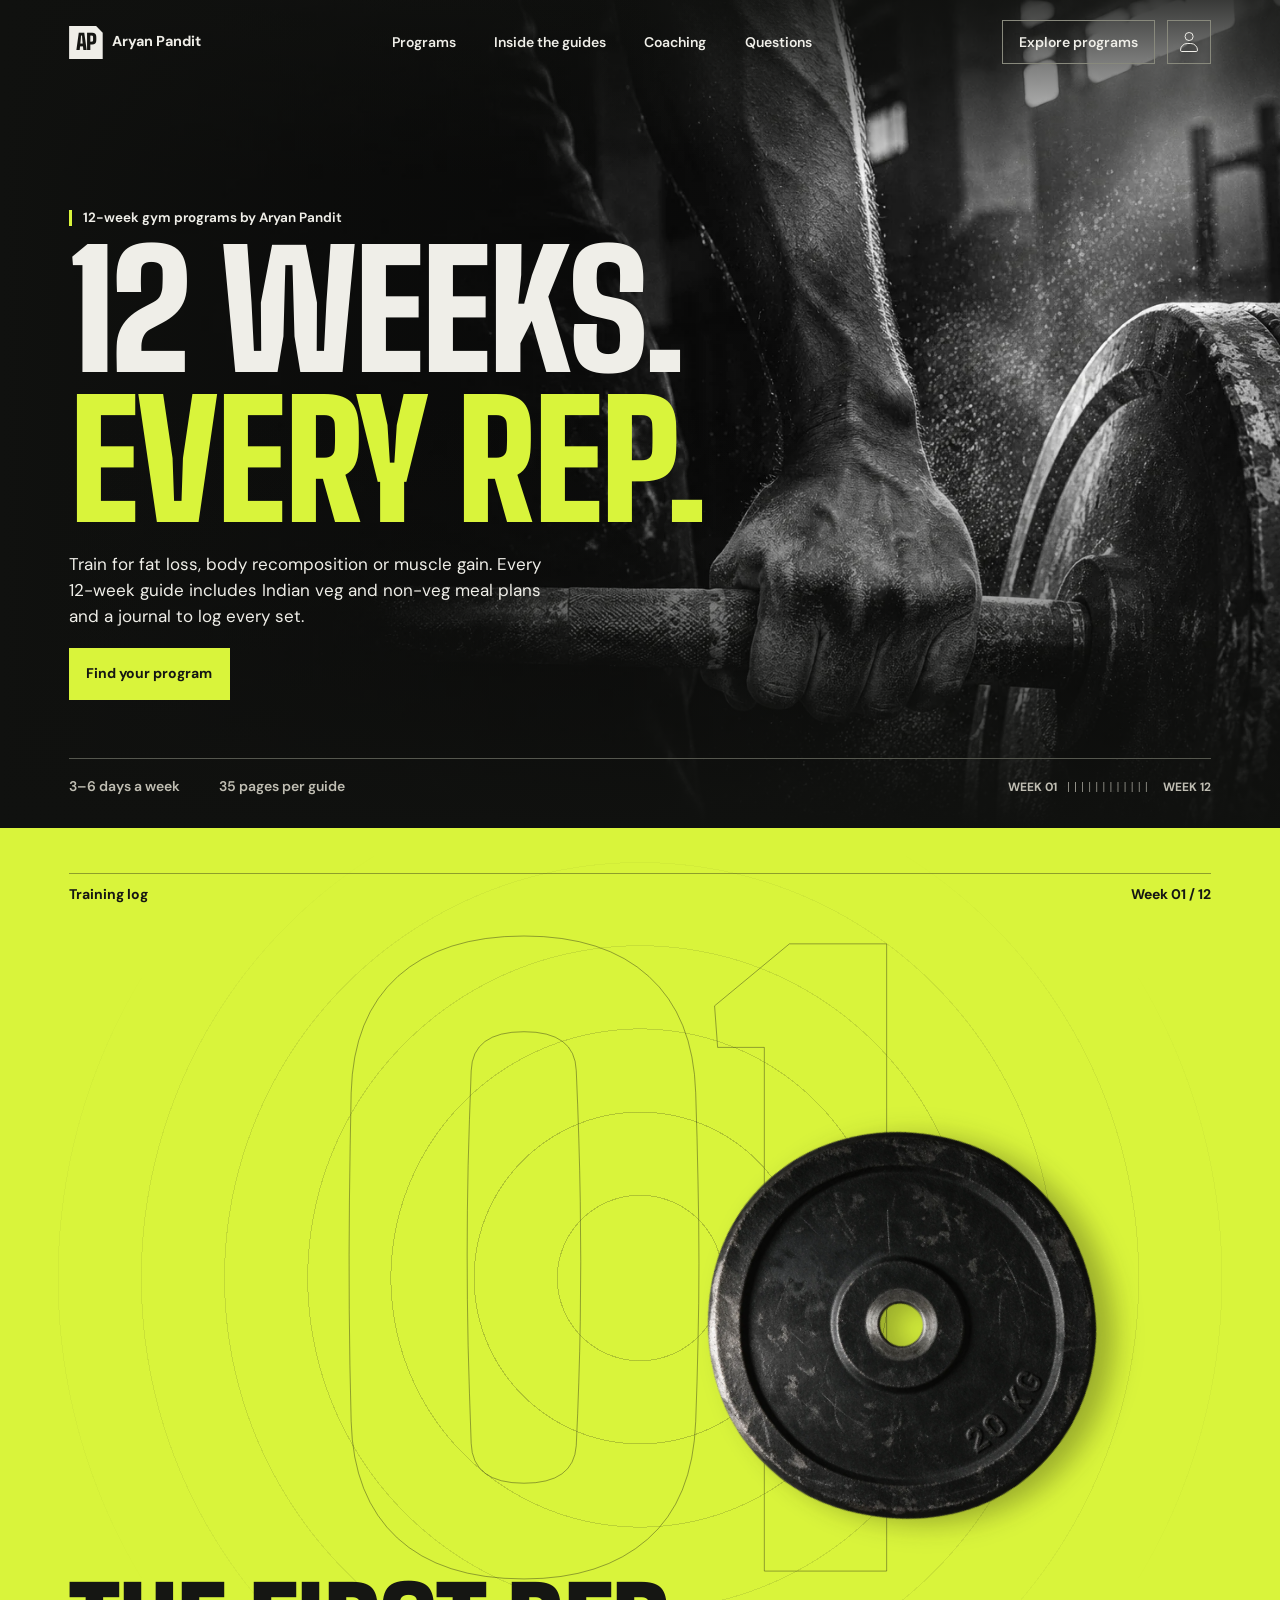
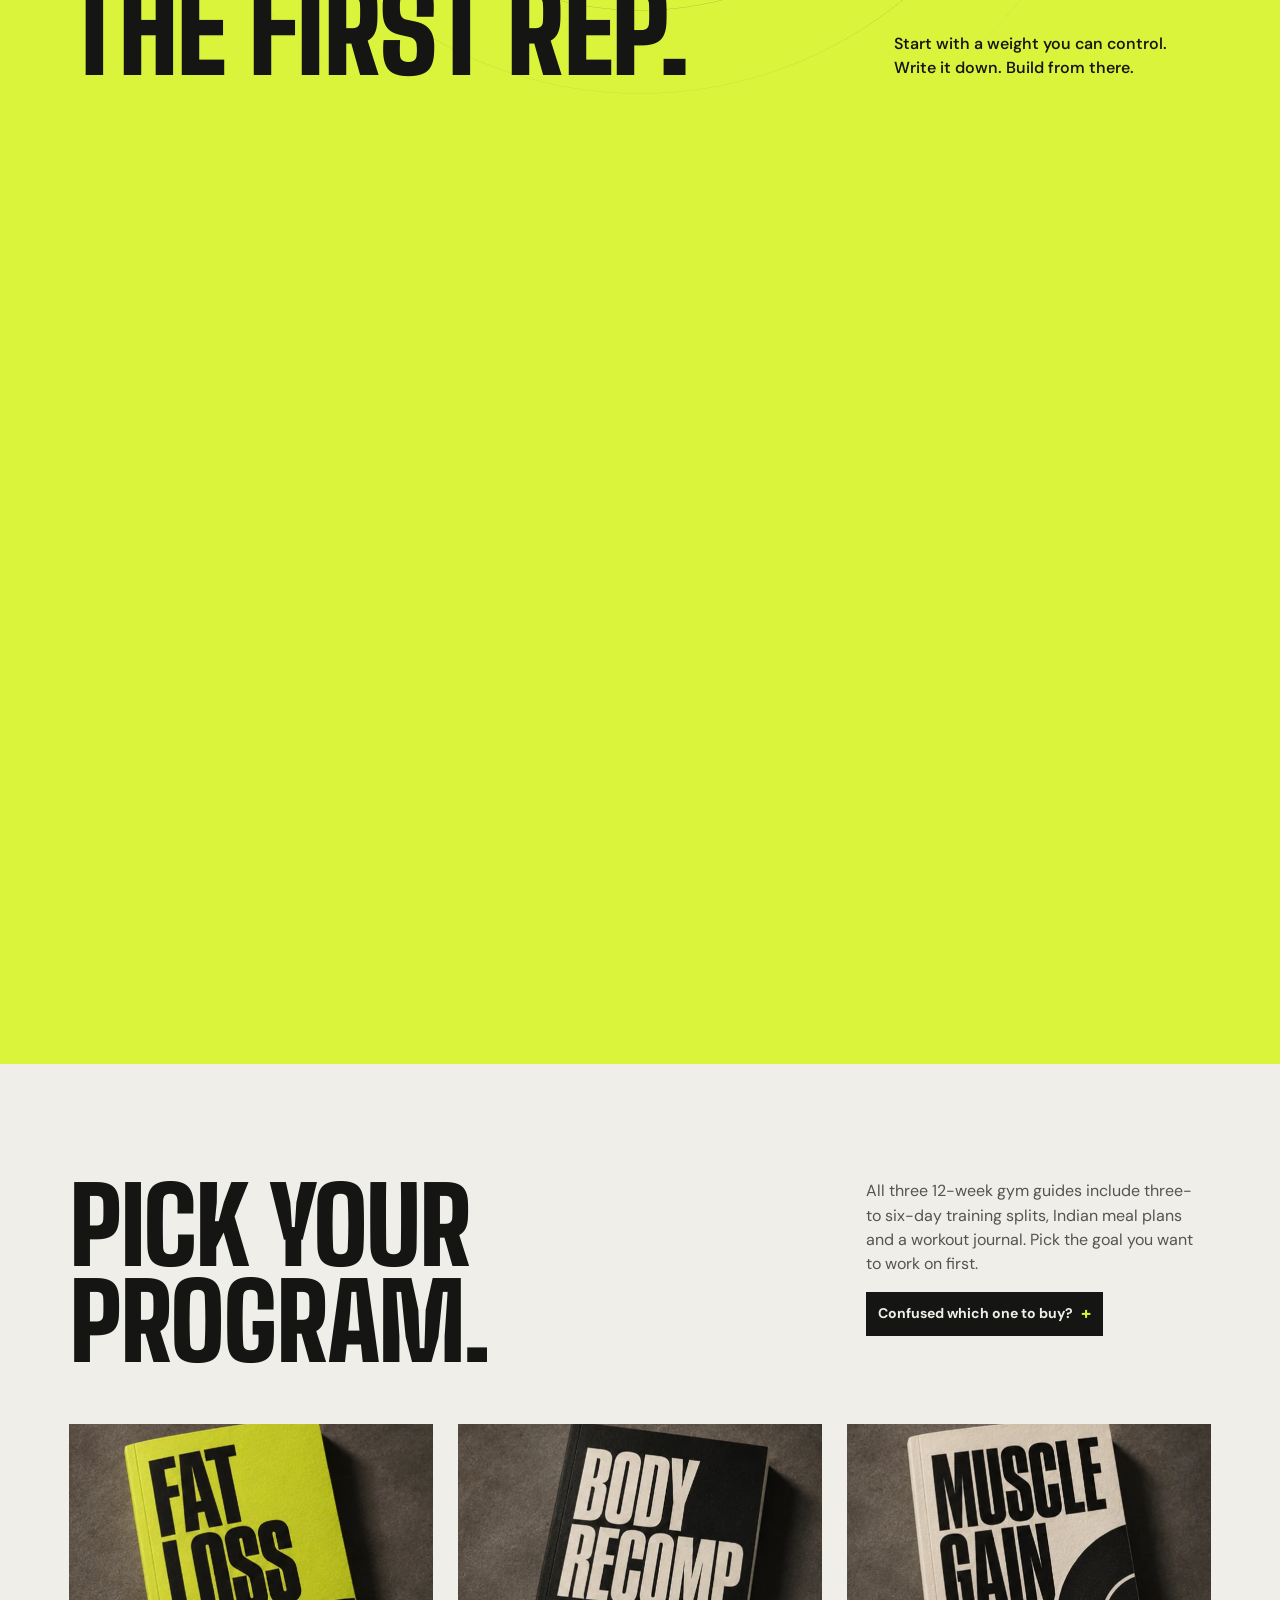
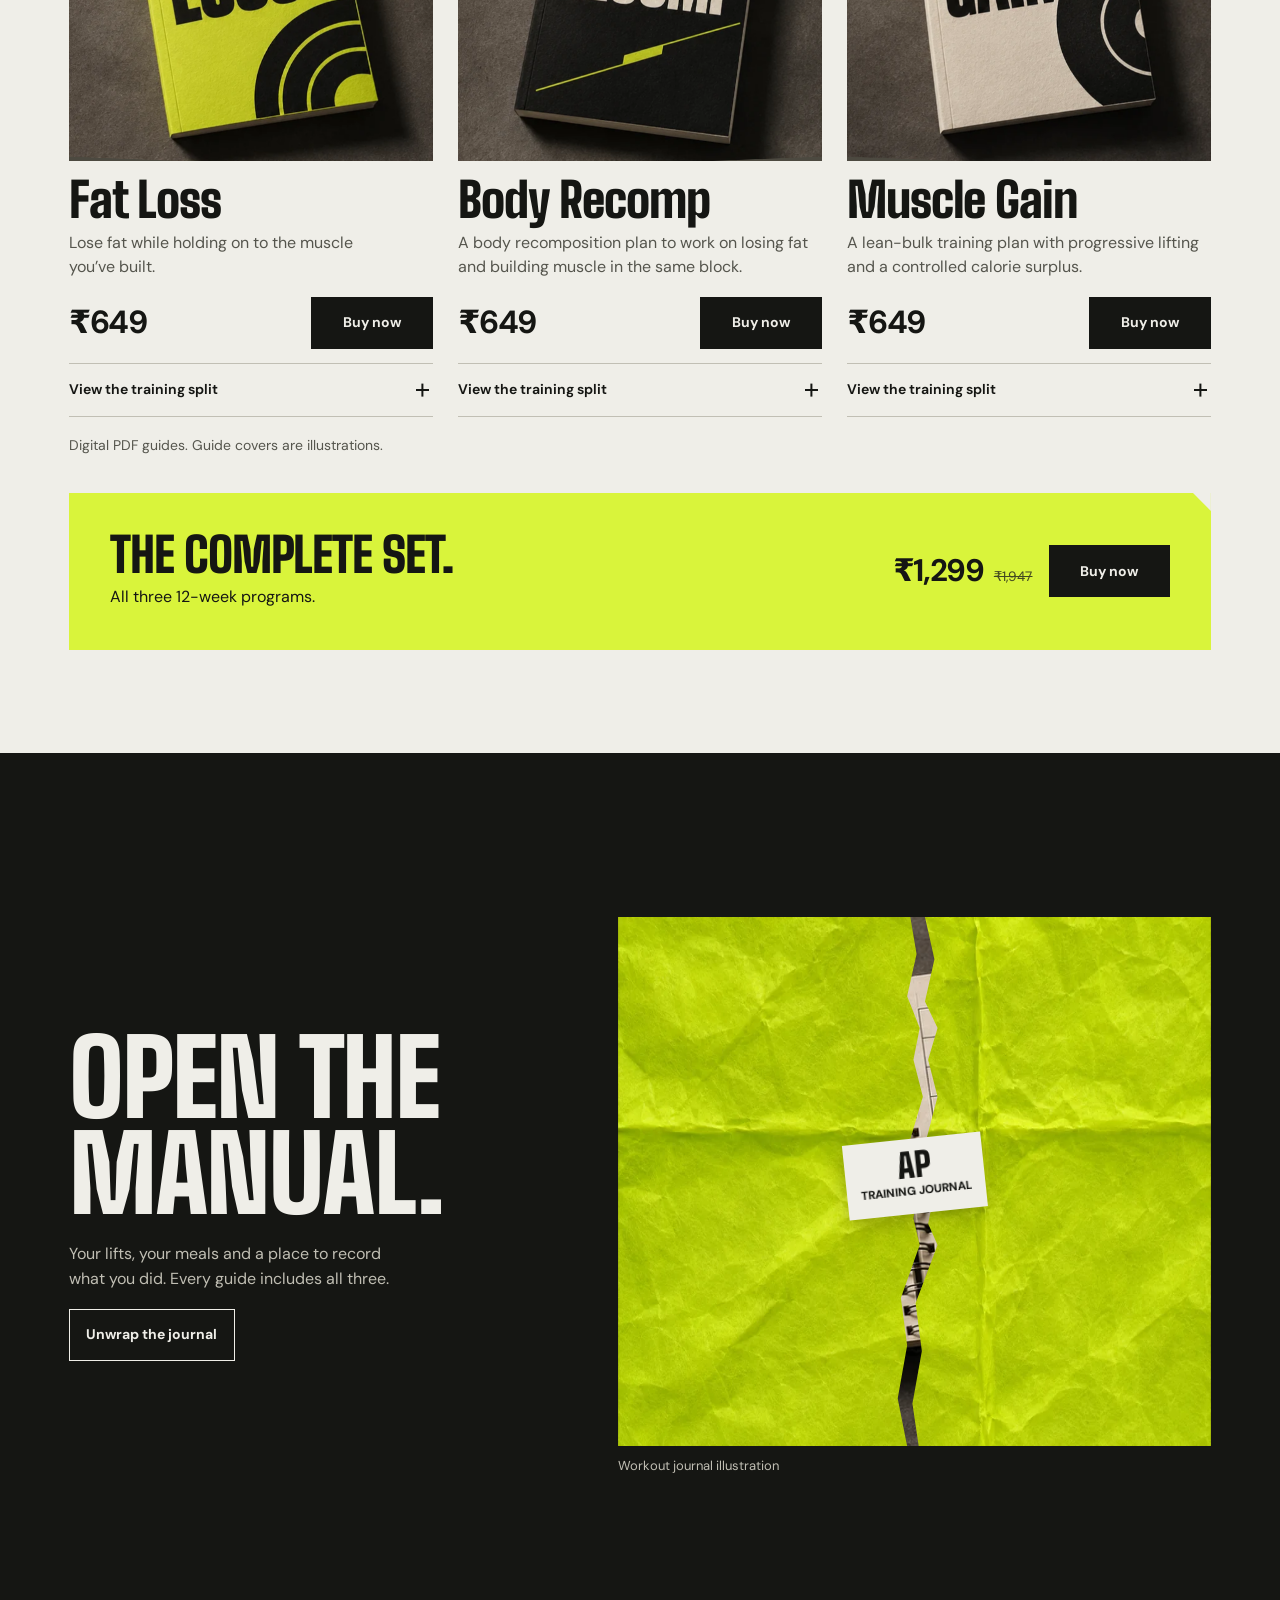
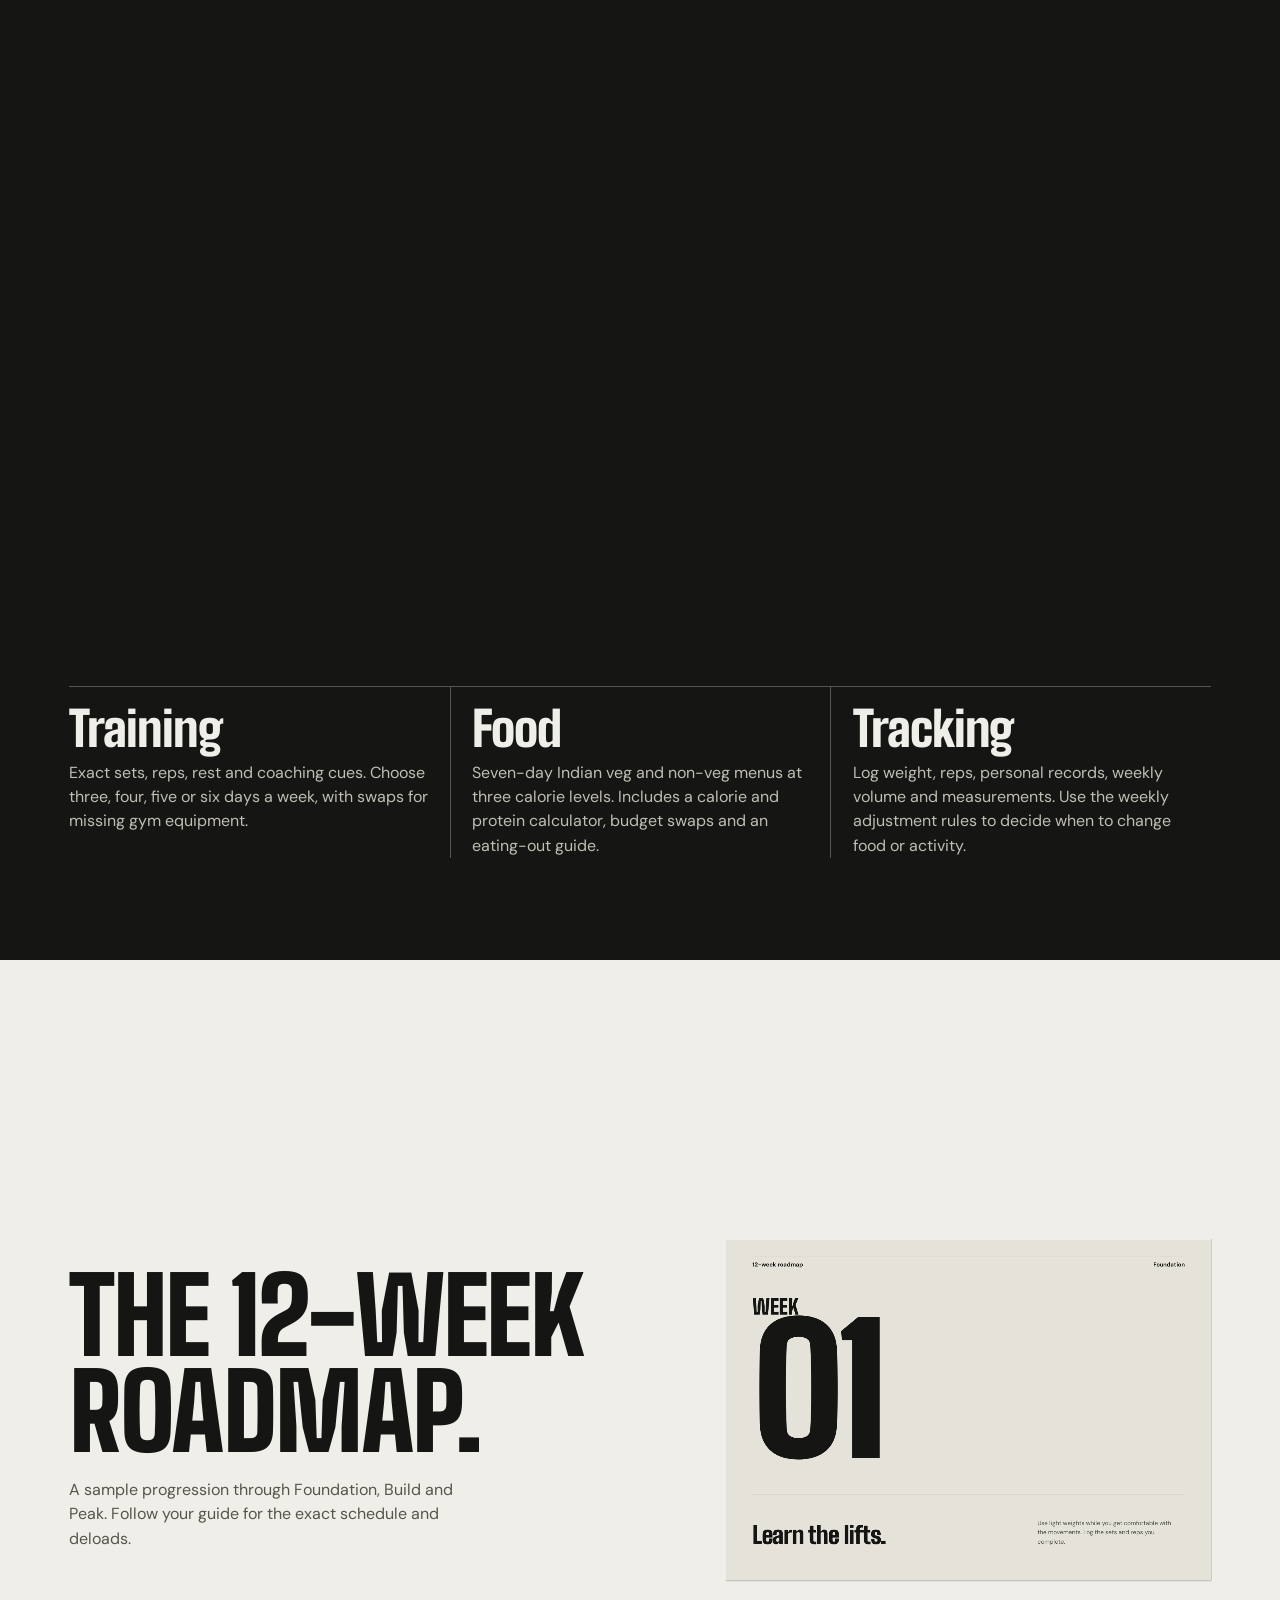
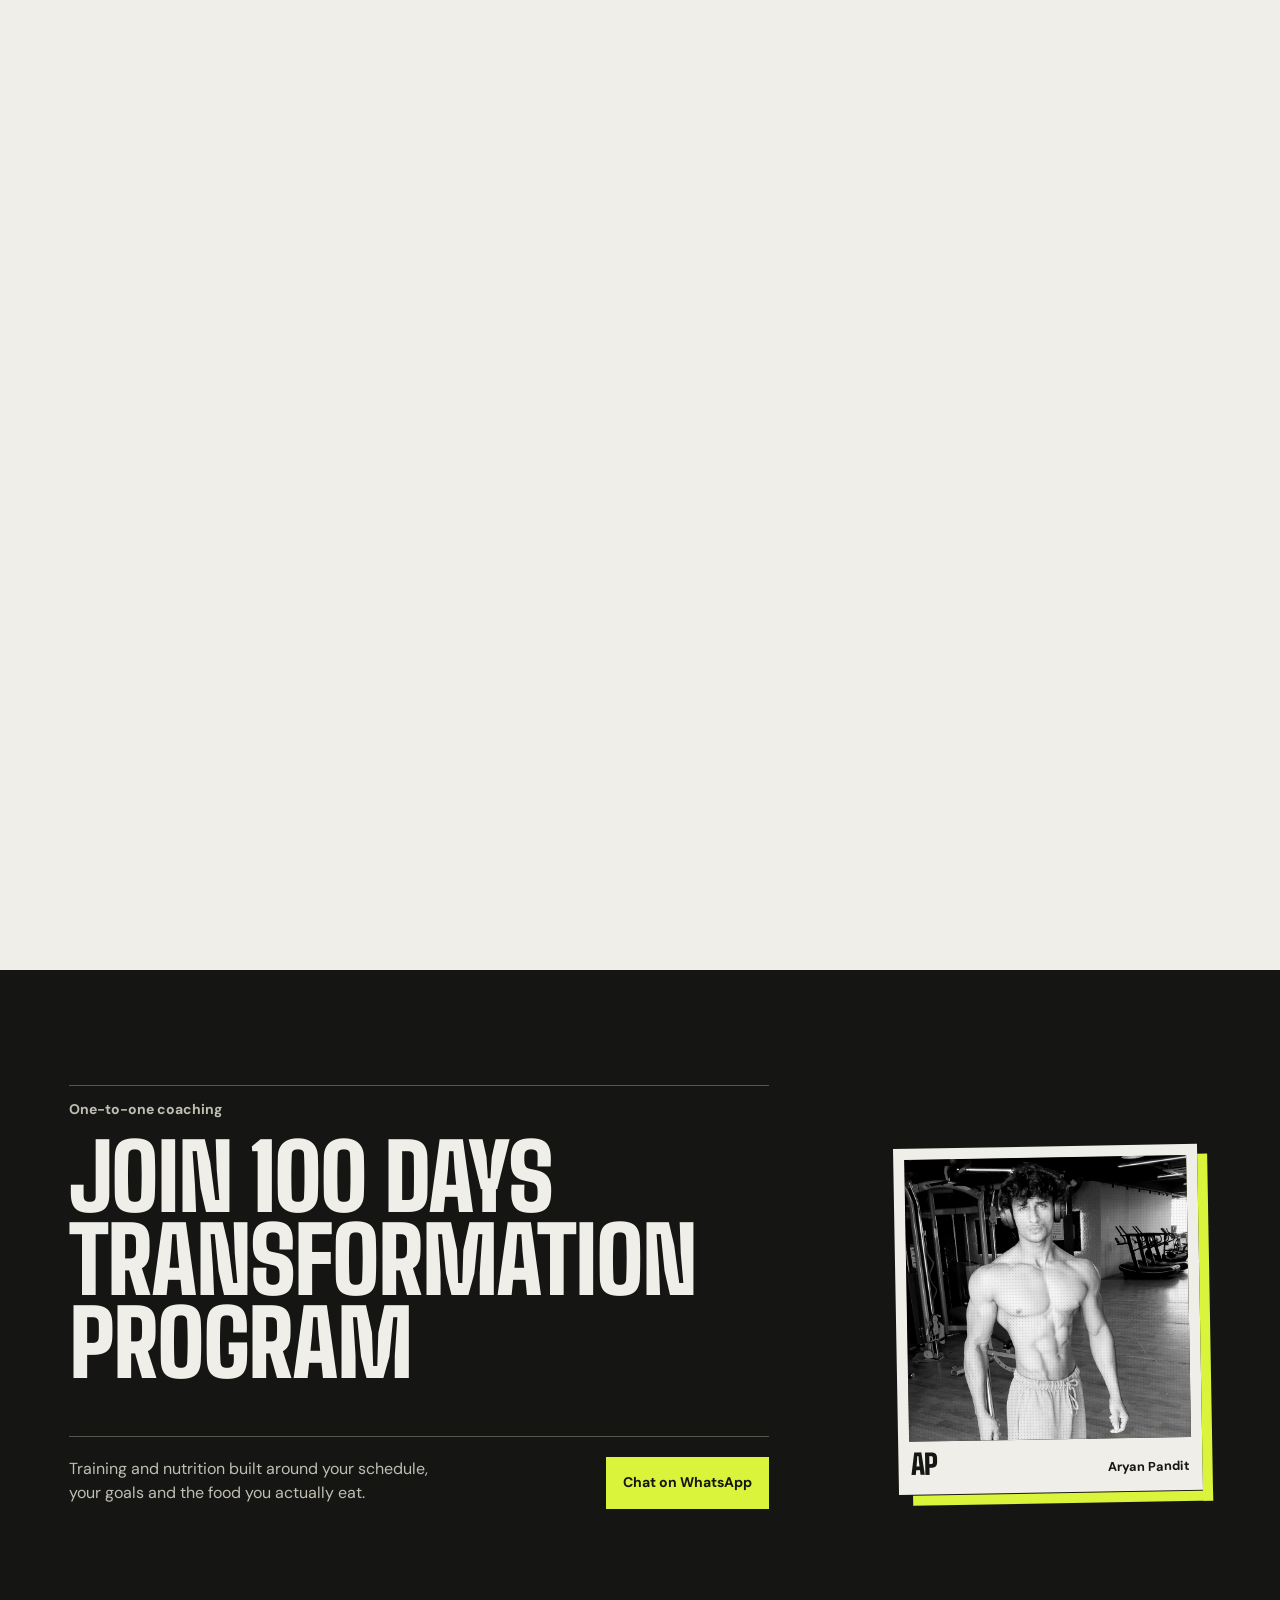
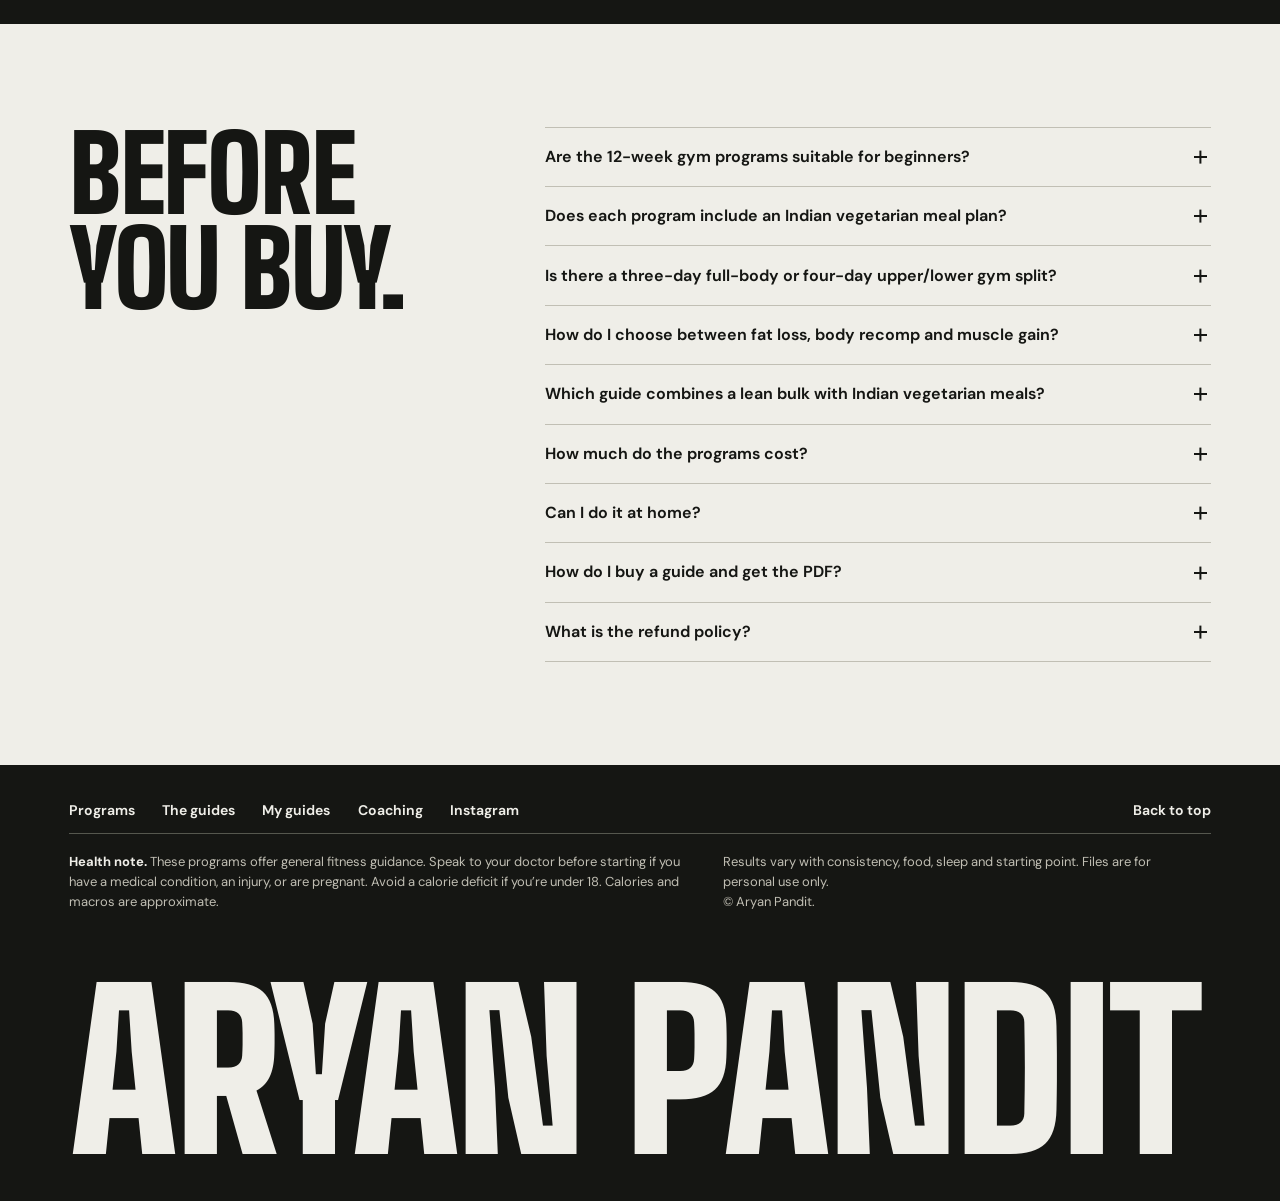
<file: index.html>
<!doctype html>
<html lang="en-IN">
<head>
  <meta charset="utf-8">
  <meta name="viewport" content="width=device-width, initial-scale=1, viewport-fit=cover">
  <meta name="theme-color" content="#151613">
  <title>12-Week Gym Programs & Indian Meal Plans | Aryan Pandit</title>
  <meta name="description" content="Choose a 12-week gym program for fat loss, body recomposition or lean muscle gain. Includes 3–6 day training splits, Indian veg and non-veg meal plans and a workout journal.">
  <meta name="robots" content="index, follow, max-image-preview:large">
  <link rel="canonical" href="https://fitness-website-zeta-red.vercel.app/">
  <meta property="og:type" content="website">
  <meta property="og:site_name" content="Aryan Pandit Training">
  <meta property="og:locale" content="en_IN">
  <meta property="og:url" content="https://fitness-website-zeta-red.vercel.app/">
  <meta property="og:title" content="12-Week Gym Programs & Indian Meal Plans | Aryan Pandit">
  <meta property="og:description" content="Choose a 12-week gym program for fat loss, body recomposition or lean muscle gain. Includes 3–6 day training splits, Indian veg and non-veg meal plans and a workout journal.">
  <meta property="og:image" content="https://fitness-website-zeta-red.vercel.app/assets/imagery/chalk-and-steel.webp">
  <meta property="og:image:width" content="1536">
  <meta property="og:image:height" content="1024">
  <meta property="og:image:alt" content="A lifter gripping a chalk-dusted barbell">
  <meta name="twitter:card" content="summary_large_image">
  <meta name="twitter:title" content="12-Week Gym Programs & Indian Meal Plans | Aryan Pandit">
  <meta name="twitter:description" content="Choose a 12-week gym program for fat loss, body recomposition or lean muscle gain. Includes 3–6 day training splits, Indian veg and non-veg meal plans and a workout journal.">
  <meta name="twitter:image" content="https://fitness-website-zeta-red.vercel.app/assets/imagery/chalk-and-steel.webp">
  <meta name="twitter:image:alt" content="A lifter gripping a chalk-dusted barbell">
  <link rel="icon" type="image/png" href="assets/imagery/favicon.png">
  <link rel="stylesheet" href="assets/site.css">
  <link rel="stylesheet" href="assets/chapters.css">
  <link rel="stylesheet" href="assets/guides.css">
  <script defer src="assets/plan-finder.js"></script>
  <script defer src="assets/vendor/lenis.min.js"></script>
  <script defer src="assets/site.js"></script>
  <script defer src="assets/checkout.js"></script>
  <script type="application/ld+json">
    {
      "@context": "https://schema.org",
      "@graph": [
        {
          "@type": "Person",
          "@id": "https://fitness-website-zeta-red.vercel.app/#aryan-pandit",
          "name": "Aryan Pandit",
          "image": "https://fitness-website-zeta-red.vercel.app/assets/imagery/coach-portrait.webp",
          "sameAs": [
            "https://www.instagram.com/aryanpandit_85/"
          ]
        },
        {
          "@type": "WebSite",
          "@id": "https://fitness-website-zeta-red.vercel.app/#website",
          "url": "https://fitness-website-zeta-red.vercel.app/",
          "name": "Aryan Pandit Training",
          "inLanguage": "en-IN",
          "publisher": {
            "@id": "https://fitness-website-zeta-red.vercel.app/#aryan-pandit"
          }
        },
        {
          "@type": "CollectionPage",
          "@id": "https://fitness-website-zeta-red.vercel.app/#webpage",
          "url": "https://fitness-website-zeta-red.vercel.app/",
          "name": "12-Week Gym Programs & Indian Meal Plans | Aryan Pandit",
          "description": "Choose a 12-week gym program for fat loss, body recomposition or lean muscle gain. Includes 3–6 day training splits, Indian veg and non-veg meal plans and a workout journal.",
          "inLanguage": "en-IN",
          "isPartOf": {
            "@id": "https://fitness-website-zeta-red.vercel.app/#website"
          },
          "author": {
            "@id": "https://fitness-website-zeta-red.vercel.app/#aryan-pandit"
          },
          "mainEntity": {
            "@id": "https://fitness-website-zeta-red.vercel.app/#programs"
          }
        },
        {
          "@type": "ItemList",
          "@id": "https://fitness-website-zeta-red.vercel.app/#programs",
          "name": "12-week training programs",
          "itemListElement": [
            {
              "@type": "ListItem",
              "position": 1,
              "name": "Fat Loss Training Program",
              "url": "https://fitness-website-zeta-red.vercel.app/#fat-loss"
            },
            {
              "@type": "ListItem",
              "position": 2,
              "name": "Body Recomposition Training Program",
              "url": "https://fitness-website-zeta-red.vercel.app/#body-recomp"
            },
            {
              "@type": "ListItem",
              "position": 3,
              "name": "Muscle Gain Training Program",
              "url": "https://fitness-website-zeta-red.vercel.app/#muscle-gain"
            },
            {
              "@type": "ListItem",
              "position": 4,
              "name": "The Complete Set",
              "url": "https://fitness-website-zeta-red.vercel.app/#bundle"
            }
          ]
        }
      ]
    }
  </script>
</head>
<body id="top">
  <a class="skip-link" href="#main">Skip to content</a>
  <header class="site-header">
    <div class="shell header-inner">
      <a class="brand" href="#top"><span class="brand-mark" aria-hidden="true">AP</span> Aryan Pandit</a>
      <nav class="site-nav" aria-label="Main navigation">
        <a href="#programs">Programs</a>
        <a href="#inside">Inside the guides</a>
        <a href="#coaching">Coaching</a>
        <a href="#faq">Questions</a>
      </nav>
      <div class="header-actions">
        <a class="action header-action" href="#programs">Explore programs</a>
        <details class="site-menu" name="header-menu">
          <summary>Menu</summary>
          <nav aria-label="Mobile navigation">
            <a href="#programs">Programs</a>
            <a href="#inside">Inside the guides</a>
            <a href="#coaching">Coaching</a>
            <a href="#faq">Questions</a>
          </nav>
        </details>
        <details class="profile-menu" name="header-menu">
          <summary><span class="profile-icon" aria-hidden="true"></span><span class="sr-only">Profile</span></summary>
          <nav aria-label="Profile navigation">
            <a href="/my-guides">My guides</a>
          </nav>
        </details>
      </div>
    </div>
  </header>

  <main id="main" tabindex="-1">
    <section class="hero" aria-labelledby="hero-title">
      <div class="hero-media" aria-hidden="true">
        <picture>
          <source media="(max-width: 700px)" srcset="assets/imagery/chalk-and-steel-mobile.webp">
          <img src="assets/imagery/chalk-and-steel.webp" width="1536" height="1024" alt="" fetchpriority="high">
        </picture>
      </div>
      <div class="shell hero-inner">
        <div class="hero-content">
          <p class="hero-kicker">12-week gym programs by Aryan Pandit</p>
          <h1 id="hero-title"><span>12 WEEKS.</span> <span>EVERY REP.</span></h1>
          <p class="hero-desc">Train for fat loss, body recomposition or muscle gain. Every 12-week guide includes Indian veg and non-veg meal plans and a journal to log every set.</p>
          <a class="action action-acid" href="#programs">Find your program</a>
        </div>
        <div class="hero-base">
          <dl class="hero-specs">
            <div><dt>Training frequency</dt><dd>3–6 days a week</dd></div>
            <div><dt>Guide length</dt><dd>35 pages per guide</dd></div>
          </dl>
          <a class="week-index" href="#roadmap">
            <span class="sr-only">Training roadmap, </span><span>Week 01</span> <span class="ticks" aria-hidden="true"></span> <span>Week 12</span>
          </a>
        </div>
      </div>
    </section>

    <section class="lift-reel" aria-labelledby="lift-title">
      <div class="lift-sticky">
        <div class="lift-art" aria-hidden="true">
          <div class="lift-target"></div>
          <div class="lift-number">01</div>
          <div class="lift-disc">
            <img src="assets/imagery/iron-plate.webp" alt="" width="960" height="960" loading="lazy" decoding="async">
          </div>
          <div class="lift-sheet lift-sheet-shadow"></div>
          <div class="lift-sheet lift-sheet-face">
            <div class="lift-log">
              <div class="lift-log-header"><span>Workout journal</span><span>Sample entry</span></div>
              <p class="lift-log-title">DUMBBELL ROW</p>
              <table class="lift-log-table">
                <thead>
                  <tr><th scope="col">Set</th><th scope="col">Weight</th><th scope="col">Reps</th></tr>
                </thead>
                <tbody>
                  <tr><td>01</td><td>12 kg</td><td>08</td></tr>
                  <tr><td>02</td><td>12 kg</td><td>08</td></tr>
                  <tr><td>03</td><td>12 kg</td><td>08</td></tr>
                </tbody>
              </table>
            </div>
          </div>
        </div>
        <div class="shell lift-layout">
          <div class="lift-register"><span>Training log</span><span>Week 01 / 12</span></div>
          <div class="lift-caption">
            <h2 id="lift-title">THE FIRST REP.</h2>
            <p>Start with a weight you can control. Write it down. Build from there.</p>
          </div>
        </div>
      </div>
    </section>

    <section class="catalogue paper-section" id="programs" aria-labelledby="programs-title">
      <div class="shell">
        <header class="section-heading catalogue-heading">
          <h2 id="programs-title">PICK YOUR<br>PROGRAM.</h2>
          <div>
            <p>All three 12-week gym guides include three- to six-day training splits, Indian meal plans and a workout journal. Pick the goal you want to work on first.</p>
            <button class="action action-ink finder-trigger" type="button" aria-haspopup="dialog" aria-controls="plan-finder" hidden>
              Confused which one to buy? <span aria-hidden="true">+</span>
            </button>
          </div>
        </header>
        <dialog id="plan-finder" class="plan-finder" aria-labelledby="finder-title" data-lenis-prevent>
          <form method="dialog">
            <button class="finder-close" aria-label="Close plan finder">×</button>
          </form>
          <h3 id="finder-title">FIND MY PLAN.</h3>
          <div class="finder-work">
            <fieldset class="finder-step" data-finder="goal">
              <legend>What’s your main goal?</legend>
              <div class="finder-options">
                <button type="button" data-plan="fat-loss" autofocus>Get leaner</button>
                <button type="button" data-plan="muscle-gain">Build muscle</button>
                <button type="button" data-plan="both">A bit of both</button>
              </div>
            </fieldset>
            <fieldset class="finder-step" data-finder="priority" hidden>
              <legend>Which would you put first?</legend>
              <div class="finder-options">
                <button type="button" data-plan="fat-loss">Losing fat</button>
                <button type="button" data-plan="muscle-gain">Adding size</button>
                <button type="button" data-plan="body-recomp">Both equally</button>
              </div>
            </fieldset>
            <div class="finder-result" hidden>
              <p class="finder-kicker">Your starting plan</p>
              <h4 tabindex="-1"></h4>
              <p class="finder-reason"></p>
              <a class="action action-acid finder-link" href="#programs">See the plan <span aria-hidden="true">↘</span></a>
            </div>
            <button class="finder-reset" type="button" hidden>Start over</button>
          </div>
        </dialog>
        <div class="program-grid">
          <article class="program" id="fat-loss" aria-labelledby="fatloss-title">
            <div class="book-art">
              <img src="assets/imagery/fat-loss.webp" alt="Fat Loss guide cover mockup" width="627" height="627" loading="lazy" decoding="async">
            </div>
            <div class="program-copy">
              <h3 id="fatloss-title">Fat Loss</h3>
              <p>Lose fat while holding on to the muscle you’ve built.</p>
              <div class="program-buy">
                <span class="program-price">₹649</span>
                <a class="action action-ink buy-action" href="api/checkout?program=fat-loss" aria-label="Buy now, Fat Loss"><span>Buy now</span></a>
              </div>
              <details class="program-details">
                <summary>View the training split</summary>
                <div class="program-detail-body">
                  <p><strong>Best for</strong> · Lifters who want to get leaner while keeping their strength.</p>
                  <dl class="program-stats"><div><dt>Training days</dt><dd>6</dd></div><div><dt>Calorie range</dt><dd>1,500–2,100</dd></div><div><dt>Daily steps</dt><dd>10–12k</dd></div></dl>
                  <h4>Sample training week</h4>
                  <dl class="training-week"><div><dt>Mon</dt><dd>Push</dd></div><div><dt>Tue</dt><dd>Pull</dd></div><div><dt>Wed</dt><dd>Legs A</dd></div><div><dt>Thu</dt><dd>Upper</dd></div><div><dt>Fri</dt><dd>Legs B</dd></div><div><dt>Sat</dt><dd>Cardio</dd></div><div><dt>Sun</dt><dd>Rest</dd></div></dl>
                  <h4>Inside this guide</h4>
                  <ul><li>Personal calorie and protein targets</li><li>A step and cardio progression</li><li>Veg and non-veg meal plans at three calorie levels</li><li>Weekly adjustments for a weight-loss plateau</li><li>A guide to weddings, parties and restaurants</li></ul>
                  <p>If you are underweight or your priority is adding size, look at Muscle Gain.</p>
                </div>
              </details>
            </div>
          </article>
          <article class="program" id="body-recomp" aria-labelledby="recomp-title">
            <div class="book-art">
              <img src="assets/imagery/body-recomp.webp" alt="Body Recomp guide cover mockup" width="627" height="627" loading="lazy" decoding="async">
            </div>
            <div class="program-copy">
              <h3 id="recomp-title">Body Recomp</h3>
              <p>A body recomposition plan to work on losing fat and building muscle in the same block.</p>
              <div class="program-buy">
                <span class="program-price">₹649</span>
                <a class="action action-ink buy-action" href="api/checkout?program=body-recomp" aria-label="Buy now, Body Recomp"><span>Buy now</span></a>
              </div>
              <details class="program-details">
                <summary>View the training split</summary>
                <div class="program-detail-body">
                  <p><strong>Best for</strong> · Beginners and returning lifters who want to get leaner and build muscle.</p>
                  <dl class="program-stats"><div><dt>Training days</dt><dd>5</dd></div><div><dt>Calorie range</dt><dd>1,900–2,500</dd></div><div><dt>Daily steps</dt><dd>8–10k</dd></div></dl>
                  <h4>Sample training week</h4>
                  <dl class="training-week"><div><dt>Mon</dt><dd>Upper strength</dd></div><div><dt>Tue</dt><dd>Lower strength</dd></div><div><dt>Wed</dt><dd>Push</dd></div><div><dt>Thu</dt><dd>Pull</dd></div><div><dt>Fri</dt><dd>Legs + core</dd></div><div><dt>Sat</dt><dd>Cardio</dd></div><div><dt>Sun</dt><dd>Rest</dd></div></dl>
                  <h4>Inside this guide</h4>
                  <ul><li>A nutrition plan built around near-maintenance calories</li><li>Heavy strength days and higher-rep muscle days</li><li>A week-four progress check</li><li>Veg and non-veg meal plans at three calorie levels</li><li>A week-12 strength test</li></ul>
                  <p>If fat loss is your only priority, look at Fat Loss.</p>
                </div>
              </details>
            </div>
          </article>
          <article class="program" id="muscle-gain" aria-labelledby="gain-title">
            <div class="book-art">
              <img src="assets/imagery/muscle-gain.webp" alt="Muscle Gain guide cover mockup" width="627" height="627" loading="lazy" decoding="async">
            </div>
            <div class="program-copy">
              <h3 id="gain-title">Muscle Gain</h3>
              <p>A lean-bulk training plan with progressive lifting and a controlled calorie surplus.</p>
              <div class="program-buy">
                <span class="program-price">₹649</span>
                <a class="action action-ink buy-action" href="api/checkout?program=muscle-gain" aria-label="Buy now, Muscle Gain"><span>Buy now</span></a>
              </div>
              <details class="program-details">
                <summary>View the training split</summary>
                <div class="program-detail-body">
                  <p><strong>Best for</strong> · Lean or average builds who want to put on muscle.</p>
                  <dl class="program-stats"><div><dt>Training days</dt><dd>6</dd></div><div><dt>Calorie range</dt><dd>2,500–3,200</dd></div><div><dt>kg per week</dt><dd>+0.25–0.4</dd></div></dl>
                  <h4>Sample training week</h4>
                  <dl class="training-week"><div><dt>Mon</dt><dd>Push A</dd></div><div><dt>Tue</dt><dd>Pull A</dd></div><div><dt>Wed</dt><dd>Legs A</dd></div><div><dt>Thu</dt><dd>Push B</dd></div><div><dt>Fri</dt><dd>Pull B</dd></div><div><dt>Sat</dt><dd>Legs B</dd></div><div><dt>Sun</dt><dd>Rest</dd></div></dl>
                  <h4>Inside this guide</h4>
                  <ul><li>A controlled calorie surplus</li><li>Push, pull and legs twice a week, with a progression plan</li><li>High-calorie veg and non-veg meals built around food</li><li>Weekly adjustments for the pace of weight gain</li><li>A guide to creatine and other supplements</li></ul>
                  <p>If your priority is getting leaner, look at Fat Loss or Body Recomp.</p>
                </div>
              </details>
            </div>
          </article>
        </div>
        <p class="purchase-note">Digital PDF guides. Guide covers are illustrations.</p>
        <aside class="bundle" id="bundle" aria-label="Three-program bundle">
          <div class="bundle-copy">
            <h3>THE COMPLETE SET.</h3>
            <p>All three 12-week programs.</p>
          </div>
          <div class="bundle-order">
            <div class="bundle-price"><strong>₹1,299</strong><s aria-label="Regular price ₹1,947">₹1,947</s></div>
            <a class="action action-ink buy-action" href="api/checkout?program=bundle" aria-label="Buy now, the complete set"><span>Buy now</span></a>
          </div>
        </aside>
      </div>
    </section>

    <section class="manual" id="inside" aria-labelledby="manual-title">
      <div class="shell">
        <div class="manual-runway">
          <div class="manual-intro">
            <div class="manual-copy">
              <h2 id="manual-title">OPEN THE<br>MANUAL.</h2>
              <p>Your lifts, your meals and a place to record what you did. Every guide includes all three.</p>
              <button class="action action-outline unwrap-button" type="button" aria-controls="journal-preview" hidden>Unwrap the journal</button>
            </div>
            <figure class="journal" id="journal-preview">
              <div class="journal-frame">
                <img src="assets/imagery/training-journal.webp" alt="Illustration of an open workout journal with handwritten weights and reps" width="627" height="627" loading="lazy" decoding="async">
                <div class="wrapping" aria-hidden="true">
                  <div class="paper-flap paper-flap-left">
                    <div class="paper-face"></div>
                    <div class="paper-back"></div>
                  </div>
                  <div class="paper-flap paper-flap-right">
                    <div class="paper-face"></div>
                    <div class="paper-back"></div>
                  </div>
                  <span class="paper-seal"><b>AP</b><span>Training journal</span></span>
                </div>
              </div>
              <figcaption>Workout journal illustration</figcaption>
            </figure>
          </div>
        </div>
        <div class="inside-grid">
          <article>
            <h3>Training</h3>
            <p>Exact sets, reps, rest and coaching cues. Choose three, four, five or six days a week, with swaps for missing gym equipment.</p>
          </article>
          <article>
            <h3>Food</h3>
            <p>Seven-day Indian veg and non-veg menus at three calorie levels. Includes a calorie and protein calculator, budget swaps and an eating-out guide.</p>
          </article>
          <article>
            <h3>Tracking</h3>
            <p>Log weight, reps, personal records, weekly volume and measurements. Use the weekly adjustment rules to decide when to change food or activity.</p>
          </article>
        </div>
      </div>
    </section>

    <section id="roadmap" class="roadmap paper-section" aria-labelledby="roadmap-title">
      <div class="roadmap-stage">
        <div class="shell roadmap-overview">
          <div class="roadmap-intro">
            <h2 id="roadmap-title">THE 12-WEEK<br>ROADMAP.</h2>
            <p>A sample progression through Foundation, Build and Peak. Follow your guide for the exact schedule and deloads.</p>
          </div>
          <div class="roadmap-preview" aria-hidden="true"></div>
        </div>
        <a class="roadmap-skip" href="#coaching">Skip to coaching</a>
        <div class="roadmap-window">
          <ol class="roadmap-track" role="list">
            <li class="roadmap-sheet roadmap-foundation">
              <div class="shell roadmap-sheet-inner">
                <div class="roadmap-sheet-register">
                  <span aria-hidden="true">12-week roadmap</span>
                  <span>Foundation</span>
                </div>
                <div class="roadmap-week-number"><span>Week</span> <strong>01</strong></div>
                <div class="roadmap-week-note">
                  <h3>Learn the lifts.</h3>
                  <p>Use light weights while you get comfortable with the movements. Log the sets and reps you complete.</p>
                </div>
              </div>
            </li>
            <li class="roadmap-sheet roadmap-foundation">
              <div class="shell roadmap-sheet-inner">
                <div class="roadmap-sheet-register">
                  <span aria-hidden="true">12-week roadmap</span>
                  <span>Foundation</span>
                </div>
                <div class="roadmap-week-number"><span>Week</span> <strong>02</strong></div>
                <div class="roadmap-week-note">
                  <h3>Repeat the reps.</h3>
                  <p>Use the coaching cues from your guide and aim for the same controlled movement from set to set.</p>
                </div>
              </div>
            </li>
            <li class="roadmap-sheet roadmap-foundation">
              <div class="shell roadmap-sheet-inner">
                <div class="roadmap-sheet-register">
                  <span aria-hidden="true">12-week roadmap</span>
                  <span>Foundation</span>
                </div>
                <div class="roadmap-week-number"><span>Week</span> <strong>03</strong></div>
                <div class="roadmap-week-note">
                  <h3>Set your baseline.</h3>
                  <p>Look back at your first three weeks. Your journal gives you a starting point for the work ahead.</p>
                </div>
              </div>
            </li>
            <li class="roadmap-sheet roadmap-build">
              <div class="shell roadmap-sheet-inner">
                <div class="roadmap-sheet-register">
                  <span aria-hidden="true">12-week roadmap</span>
                  <span>Build</span>
                </div>
                <div class="roadmap-week-number"><span>Week</span> <strong>04</strong></div>
                <div class="roadmap-week-note">
                  <h3>Build from the log.</h3>
                  <p>Use your recorded sets to choose the loads for your next sessions. Follow the rep targets in your guide.</p>
                </div>
              </div>
            </li>
            <li class="roadmap-sheet roadmap-build">
              <div class="shell roadmap-sheet-inner">
                <div class="roadmap-sheet-register">
                  <span aria-hidden="true">12-week roadmap</span>
                  <span>Build</span>
                </div>
                <div class="roadmap-week-number"><span>Week</span> <strong>05</strong></div>
                <div class="roadmap-week-note">
                  <h3>Progress one lift at a time.</h3>
                  <p>Use the progression rules in your program when you hit the target reps with control.</p>
                </div>
              </div>
            </li>
            <li class="roadmap-sheet roadmap-build">
              <div class="shell roadmap-sheet-inner">
                <div class="roadmap-sheet-register">
                  <span aria-hidden="true">12-week roadmap</span>
                  <span>Build</span>
                </div>
                <div class="roadmap-week-number"><span>Week</span> <strong>06</strong></div>
                <div class="roadmap-week-note">
                  <h3>Keep the sessions consistent.</h3>
                  <p>Stick to the weekly split that fits your schedule and record the work you actually complete.</p>
                </div>
              </div>
            </li>
            <li class="roadmap-sheet roadmap-build">
              <div class="shell roadmap-sheet-inner">
                <div class="roadmap-sheet-register">
                  <span aria-hidden="true">12-week roadmap</span>
                  <span>Build</span>
                </div>
                <div class="roadmap-week-number"><span>Week</span> <strong>07</strong></div>
                <div class="roadmap-week-note">
                  <h3>Read your training log.</h3>
                  <p>Check how your reps and loads have changed across recent sessions. Bring that information into the next week.</p>
                </div>
              </div>
            </li>
            <li class="roadmap-sheet roadmap-build">
              <div class="shell roadmap-sheet-inner">
                <div class="roadmap-sheet-register">
                  <span aria-hidden="true">12-week roadmap</span>
                  <span>Build</span>
                </div>
                <div class="roadmap-week-number"><span>Week</span> <strong>08</strong></div>
                <div class="roadmap-week-note">
                  <h3>Make room for recovery.</h3>
                  <p>Follow the lighter sessions and deloads in your guide when they come up in your schedule.</p>
                </div>
              </div>
            </li>
            <li class="roadmap-sheet roadmap-peak">
              <div class="shell roadmap-sheet-inner">
                <div class="roadmap-sheet-register">
                  <span aria-hidden="true">12-week roadmap</span>
                  <span>Peak</span>
                </div>
                <div class="roadmap-week-number"><span>Week</span> <strong>09</strong></div>
                <div class="roadmap-week-note">
                  <h3>Bring the lifts together.</h3>
                  <p>Use the same setup and coaching cues you practised in Foundation as you work through the final phase.</p>
                </div>
              </div>
            </li>
            <li class="roadmap-sheet roadmap-peak">
              <div class="shell roadmap-sheet-inner">
                <div class="roadmap-sheet-register">
                  <span aria-hidden="true">12-week roadmap</span>
                  <span>Peak</span>
                </div>
                <div class="roadmap-week-number"><span>Week</span> <strong>10</strong></div>
                <div class="roadmap-week-note">
                  <h3>Keep the hard sets clean.</h3>
                  <p>Work through the prescribed sets and reps. Use your journal to track where you can repeat your best effort.</p>
                </div>
              </div>
            </li>
            <li class="roadmap-sheet roadmap-peak">
              <div class="shell roadmap-sheet-inner">
                <div class="roadmap-sheet-register">
                  <span aria-hidden="true">12-week roadmap</span>
                  <span>Peak</span>
                </div>
                <div class="roadmap-week-number"><span>Week</span> <strong>11</strong></div>
                <div class="roadmap-week-note">
                  <h3>Compare with Week 01.</h3>
                  <p>Review your current reps and loads against the baseline you logged at the start.</p>
                </div>
              </div>
            </li>
            <li class="roadmap-sheet roadmap-peak">
              <div class="shell roadmap-sheet-inner">
                <div class="roadmap-sheet-register">
                  <span aria-hidden="true">12-week roadmap</span>
                  <span>Peak</span>
                </div>
                <div class="roadmap-week-number"><span>Week</span> <strong>12</strong></div>
                <div class="roadmap-week-note">
                  <h3>Finish and review.</h3>
                  <p>Record your final sessions and use the full 12-week log to see how your training changed.</p>
                </div>
              </div>
            </li>
          </ol>
        </div>
        <div class="roadmap-index" aria-hidden="true">
          <span class="roadmap-index-current">01</span>
          <div class="roadmap-index-line"><span class="roadmap-index-fill"></span></div>
          <span>12</span>
        </div>
      </div>
    </section>

    <section id="coaching" class="coaching" aria-labelledby="coaching-title">
      <div class="shell coaching-inner">
        <header class="coach-heading">
          <p>One-to-one coaching</p>
          <h2 id="coaching-title">Join 100 days<br>
            transformation<br>
            program</h2>
        </header>
        <figure class="coach-print">
          <button class="coach-print-window" type="button" aria-label="Show alternate portrait of Aryan Pandit" aria-pressed="false">
            <img class="coach-portrait-primary" src="assets/imagery/coach-portrait.webp" alt="" width="880" height="880" loading="lazy" decoding="async">
            <img class="coach-portrait-alternate" src="assets/imagery/coach-portrait-alternate.webp" alt="" width="880" height="880" loading="lazy" decoding="async">
          </button>
          <figcaption><b>AP</b><span>Aryan Pandit</span></figcaption>
        </figure>
        <div class="coach-copy">
          <p>Training and nutrition built around your schedule, your goals and the food you actually eat.</p>
          <a class="action action-acid" href="https://wa.me/message/FXVMZMLJMCZ5E1">Chat on WhatsApp</a>
        </div>
      </div>
    </section>

    <section id="faq" class="faq paper-section" aria-labelledby="faq-title">
      <div class="shell faq-layout">
        <h2 id="faq-title">BEFORE<br>YOU BUY.</h2>
        <div class="faq-list">
          <details><summary>Are the 12-week gym programs suitable for beginners?</summary><p>Yes. The first three weeks focus on learning the movements with light weights. Every exercise has a coaching cue and a machine-friendly swap.</p></details>
          <details><summary>Does each program include an Indian vegetarian meal plan?</summary><p>Yes. Every program includes a seven-day vegetarian plan and a separate non-veg plan. The guide shows you how to reach your protein target with foods such as soya, paneer and curd, plus optional protein powder.</p></details>
          <details><summary>Is there a three-day full-body or four-day upper/lower gym split?</summary><p>Each program includes a four-day upper/lower split and a three-day full-body split that follow the same 12-week roadmap.</p></details>
          <details><summary>How do I choose between fat loss, body recomp and muscle gain?</summary><p>Choose Fat Loss if getting leaner is your main goal. Choose Body Recomp if you want to build muscle while working on fat loss. Choose Muscle Gain if adding size is your priority and you want a lean-bulk plan.</p></details>
          <details><summary>Which guide combines a lean bulk with Indian vegetarian meals?</summary><p>Muscle Gain pairs progressive lifting with higher-calorie Indian vegetarian and non-vegetarian menus. It includes guidance on when to adjust your food intake as your weight changes.</p></details>
          <details><summary>How much do the programs cost?</summary><p>Each 12-week PDF guide costs ₹649. The Complete Set includes Fat Loss, Body Recomp and Muscle Gain for ₹1,299.</p></details>
          <details><summary>Can I do it at home?</summary><p>The programs are designed for a gym. Each guide includes an exercise substitution table for equipment you’re missing.</p></details>
          <details><summary>How do I buy a guide and get the PDF?</summary><p>Choose Buy now on your guide or bundle to open Razorpay checkout. Once your payment is confirmed, share the payment reference with Aryan on WhatsApp for PDF delivery. You can also message Aryan if checkout is unavailable.</p></details>
          <details><summary>What is the refund policy?</summary><p>All sales are final once the digital files are delivered. If a file is damaged or won’t open, message Aryan for a working copy.</p></details>
        </div>
      </div>
    </section>
  </main>

  <footer class="site-footer">
    <div class="shell">
      <div class="footer-top">
        <nav aria-label="Footer navigation">
          <a href="#programs">Programs</a>
          <a href="#inside">The guides</a>
          <a href="/my-guides">My guides</a>
          <a href="#coaching">Coaching</a>
          <a href="https://www.instagram.com/aryanpandit_85/">Instagram</a>
        </nav>
        <a class="back-to-top" href="#top">Back to top</a>
      </div>
      <div class="legal">
        <p><strong>Health note.</strong> These programs offer general fitness guidance. Speak to your doctor before starting if you have a medical condition, an injury, or are pregnant. Avoid a calorie deficit if you’re under 18. Calories and macros are approximate.</p>
        <p>Results vary with consistency, food, sleep and starting point. Files are for personal use only.<br>© Aryan Pandit.</p>
      </div>
      <div class="footer-title" aria-hidden="true">
        <p class="footer-wordmark">ARYAN PANDIT</p>
        <div class="footer-lens" hidden><p class="footer-wordmark">ARYAN PANDIT</p></div>
      </div>
    </div>
  </footer>
</body>
</html>
</file>
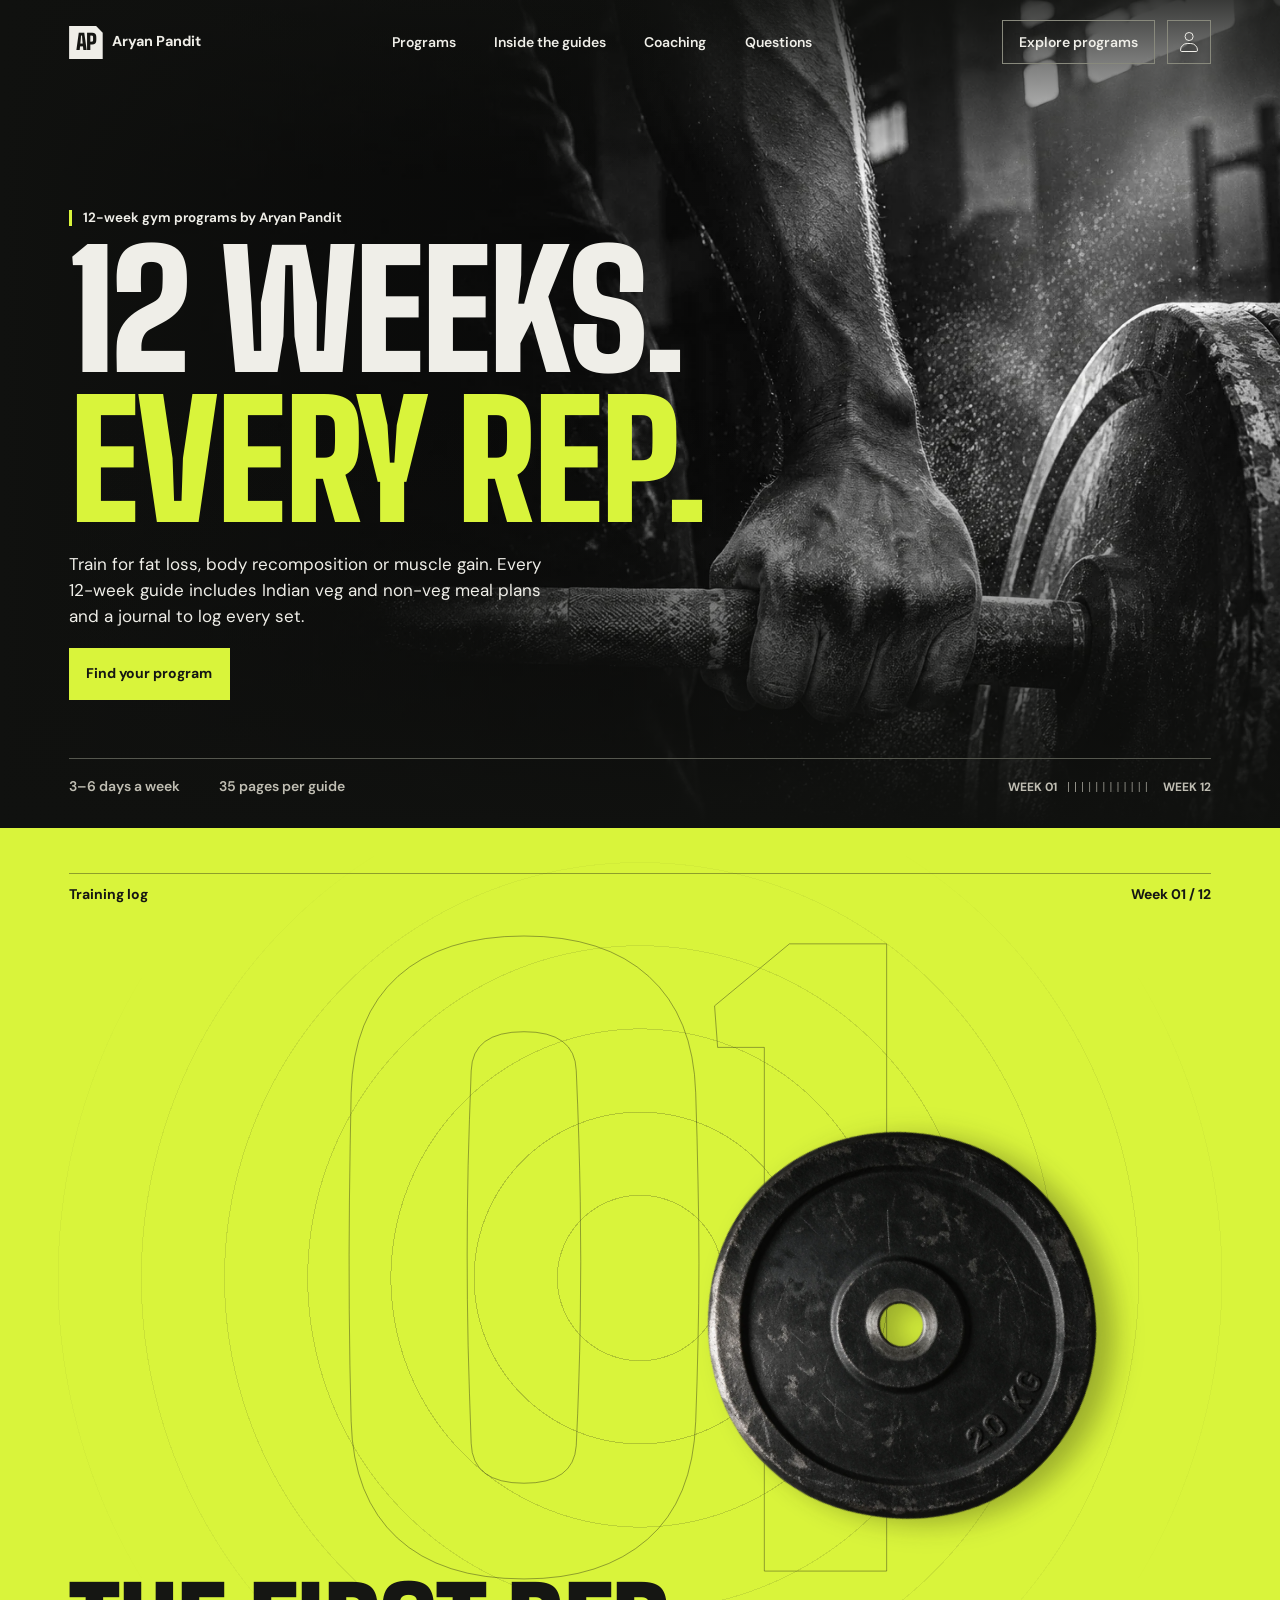
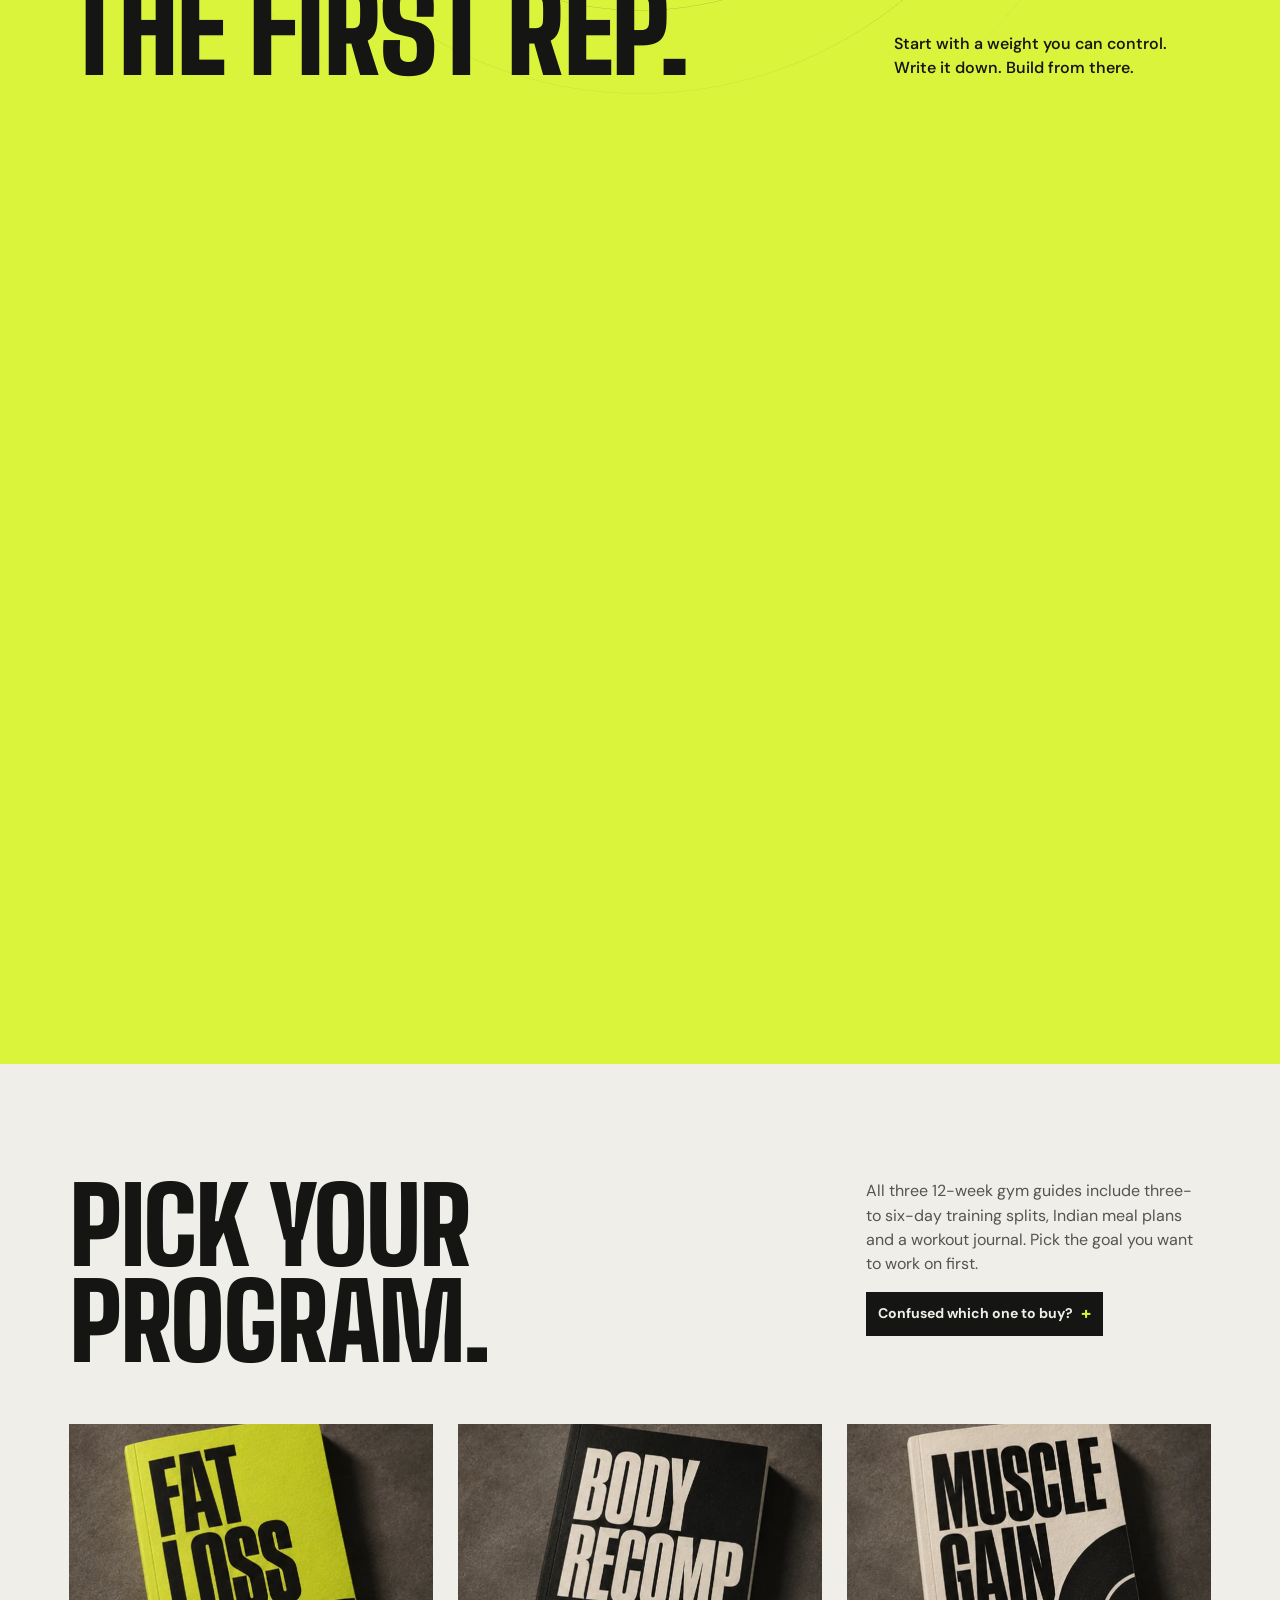
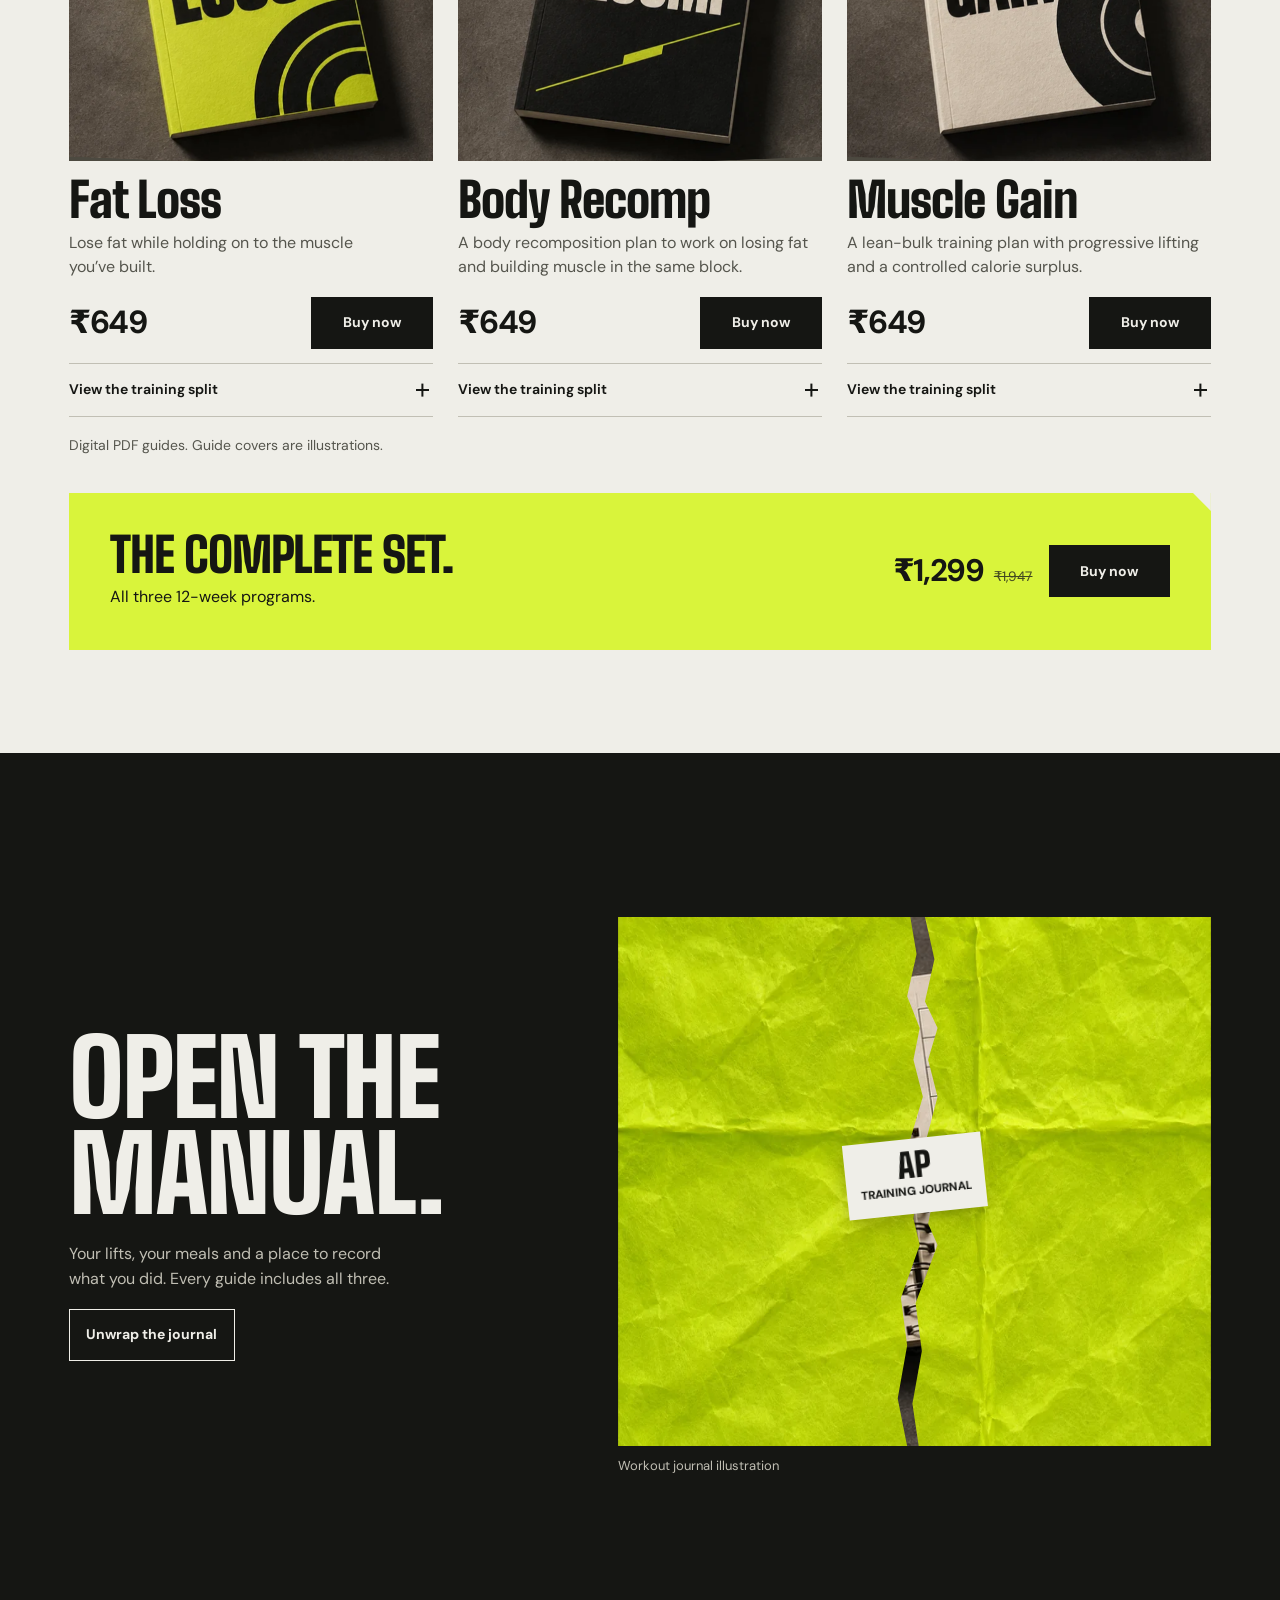
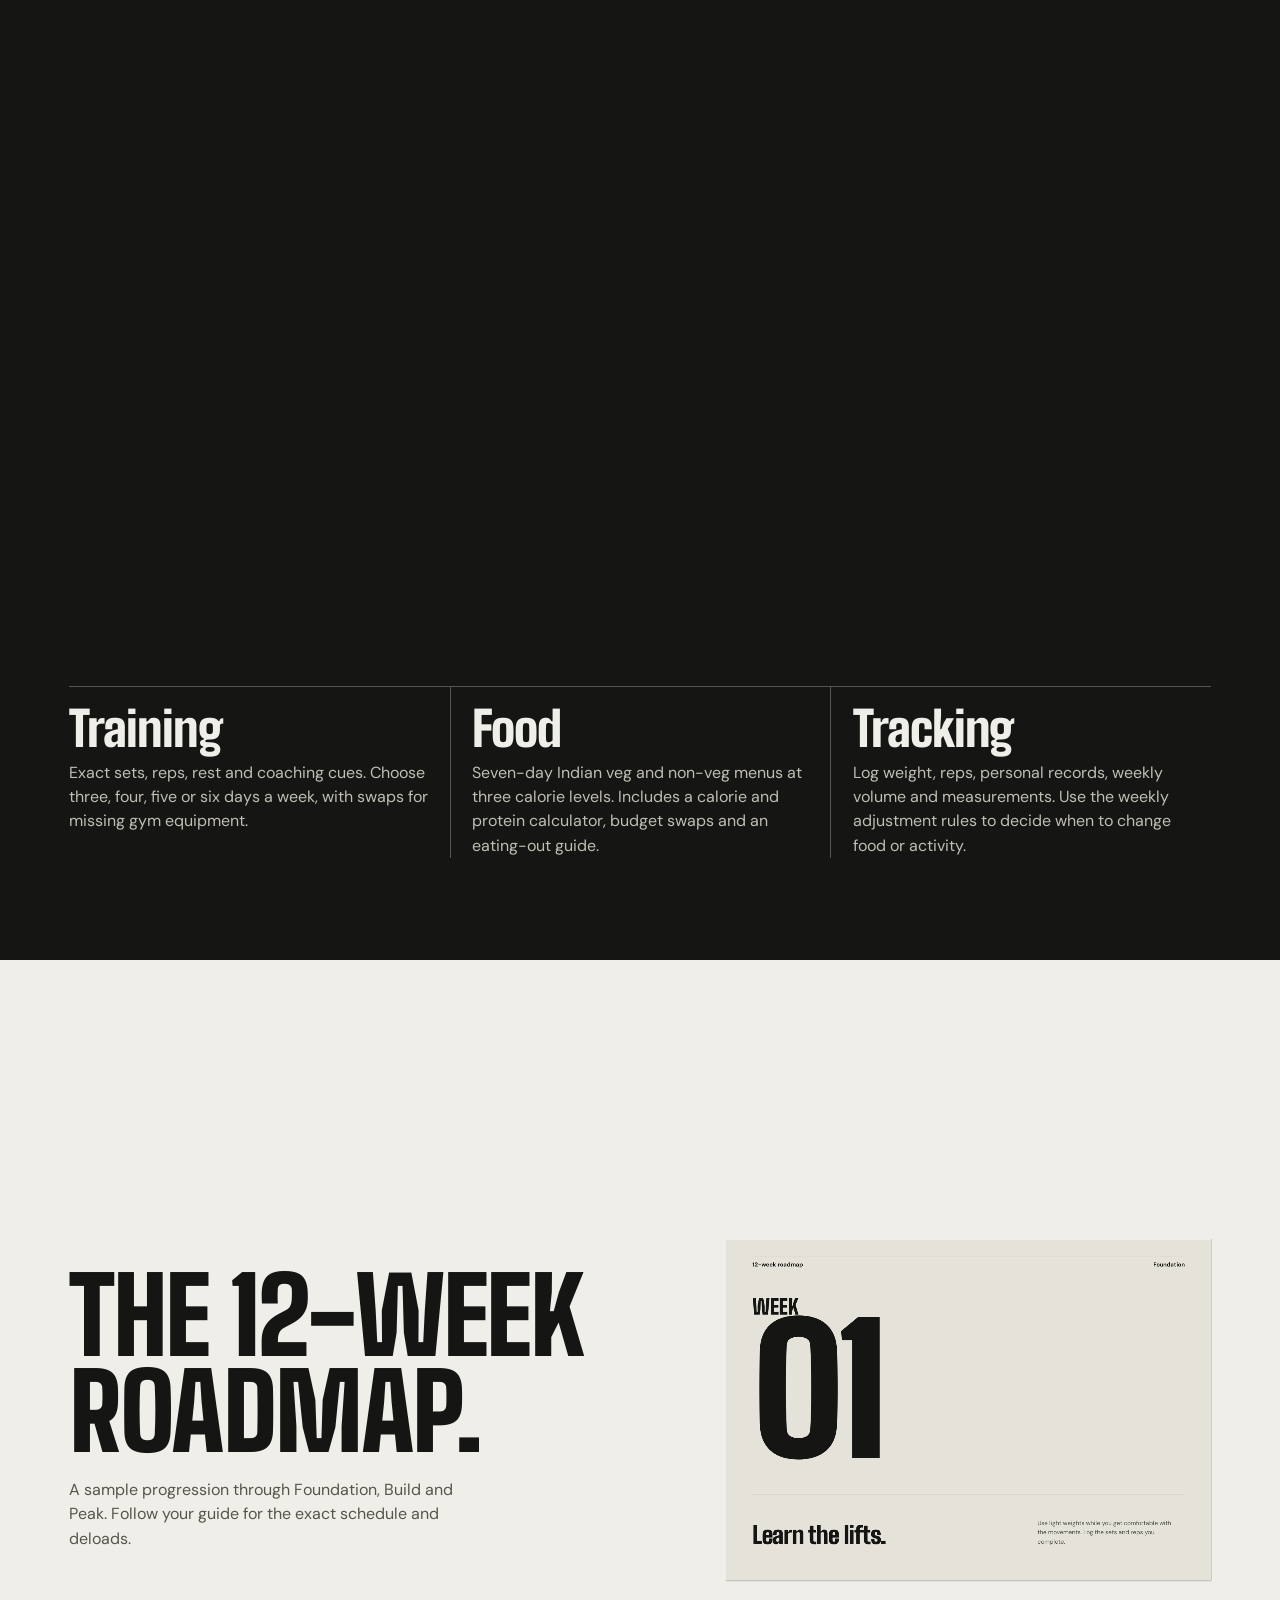
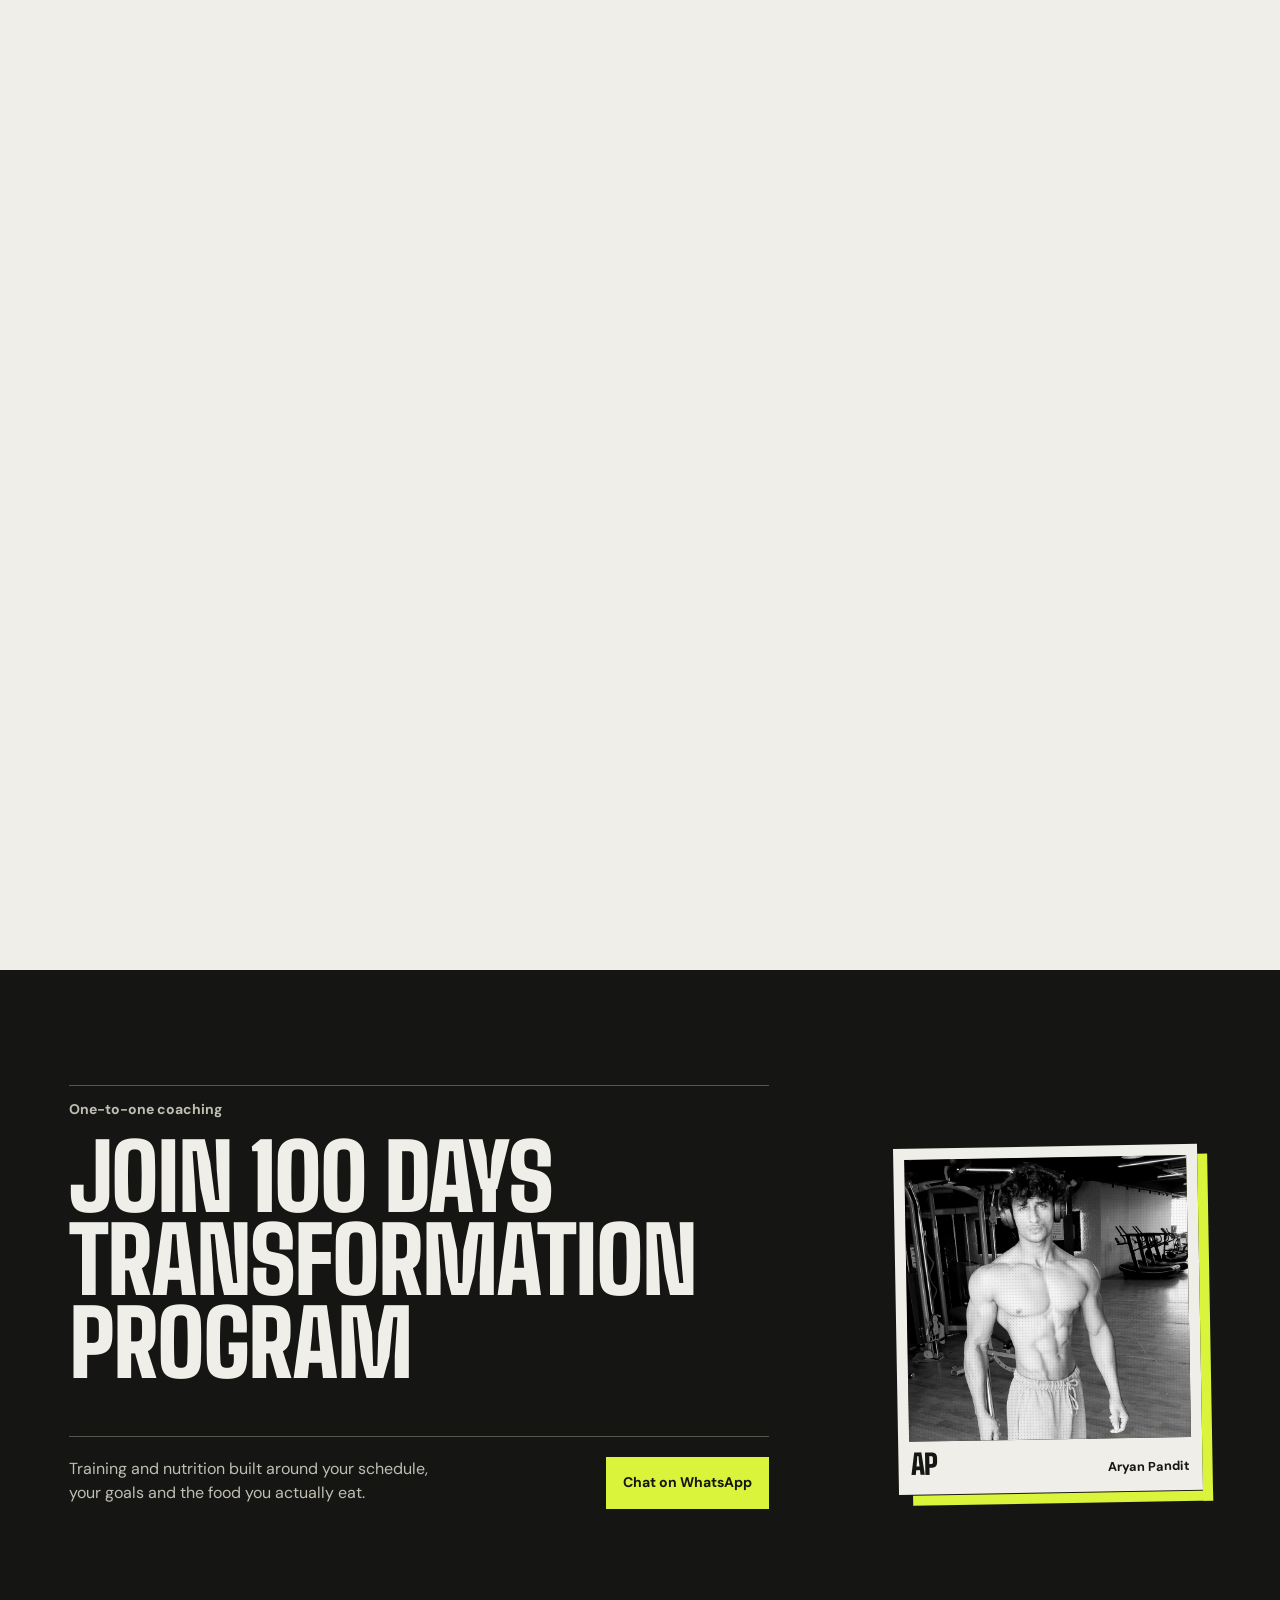
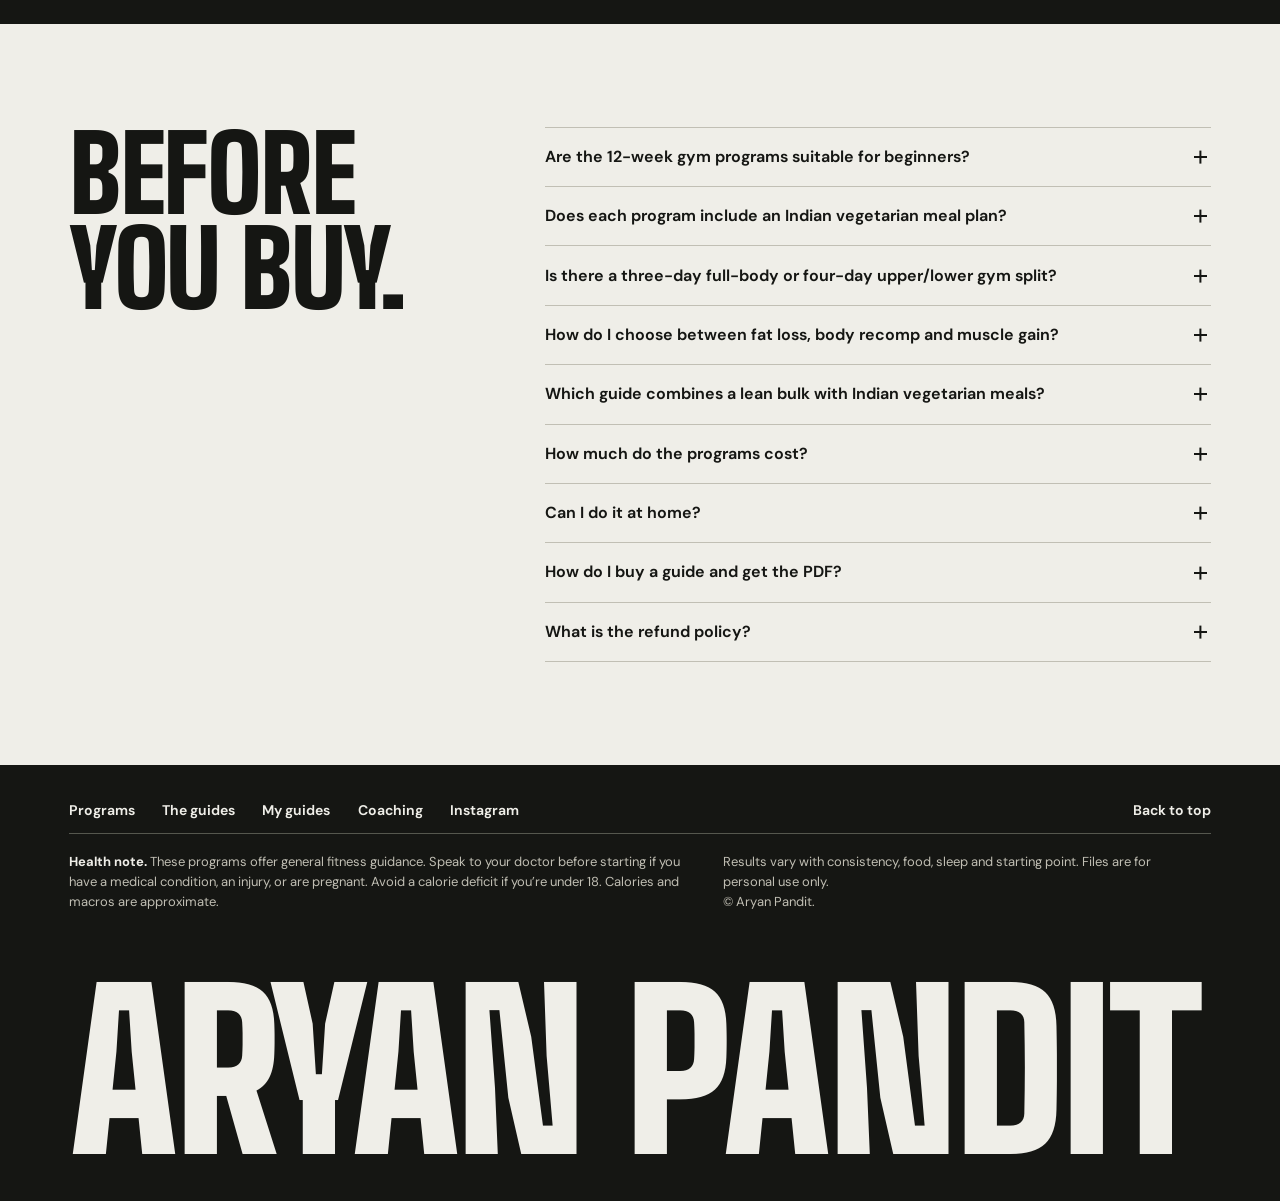
<file: Aryan Pandit_ 12-Week Training Programs.html>
<!doctype html>
<html lang="en-IN">
<head>
  <meta charset="utf-8">
  <meta name="viewport" content="width=device-width, initial-scale=1">
  <title>Aryan Pandit | 12-Week Training Programs</title>
  <link rel="canonical" href="./index.html">
  <script>location.replace("./index.html" + location.search + location.hash);</script>
  <noscript><meta http-equiv="refresh" content="0;url=./index.html"></noscript>
</head>
<body>
  <a href="./index.html">Open Aryan Pandit’s training site</a>
</body>
</html>
</file>
<file: assets/site.css>
@font-face {
  font-family: "Big Shoulders";
  src: url("fonts/big-shoulders.woff2") format("woff2");
  font-style: normal;
  font-weight: 100 900;
  font-display: swap;
}

@font-face {
  font-family: "DM Sans";
  src: url("fonts/dm-sans.woff2") format("woff2");
  font-style: normal;
  font-weight: 100 1000;
  font-display: swap;
}

:root {
  color-scheme: light;
  --ink: #151613;
  --ink-deep: #10110f;
  --paper: #efeee8;
  --acid: #d9f43b;
  --muted: #55554d;
  --muted-dark: #c0beb3;
  --rule: #c1bfb4;
  --rule-dark: #55574e;
  --gutter: clamp(1.25rem, 5.4vw, 6rem);
  --display: "Big Shoulders", Impact, "Arial Narrow", sans-serif;
  --body: "DM Sans", system-ui, sans-serif;
  --ease: cubic-bezier(.215, .61, .355, 1);
  --quick: 180ms;
  --settle: 650ms;
  --intro: 1000ms;
}

*, *::before, *::after { box-sizing: border-box; }
html { scroll-padding-top: 1.25rem; }
body {
  margin: 0;
  background: var(--ink);
  color: var(--ink);
  font: 400 1rem/1.52 var(--body);
  -webkit-font-smoothing: antialiased;
  -webkit-tap-highlight-color: rgb(160 180 42 / 28%);
}
body, h1, h2, h3, h4, p, figure, dl, dd { margin: 0; }
img { display: block; max-width: 100%; height: auto; }
a { color: inherit; }
button { font: inherit; }
[hidden] { display: none !important; }
::selection { background: var(--acid); color: var(--ink); }
:focus-visible {
  outline: 2px solid currentColor;
  outline-offset: 4px;
}
main:focus { outline: none; }
.skip-link {
  position: fixed;
  left: var(--gutter);
  top: 1rem;
  z-index: 9;
  padding: .75rem 1rem;
  background: var(--acid);
  color: var(--ink);
  translate: 0 -200%;
}
.skip-link:focus { translate: 0; }

.shell { width: min(100%, 105rem); margin-inline: auto; padding-inline: var(--gutter); }
.paper-section { background: var(--paper); color: var(--ink); }

h1, h2, h3 {
  font-family: var(--display);
  font-weight: 900;
  line-height: .91;
  letter-spacing: -.022em;
}
h2 { font-size: clamp(4rem, 13.8vw, 7.8rem); }
h3 { font-size: clamp(2.25rem, 5vw, 3rem); }
.action {
  display: inline-flex;
  width: fit-content;
  min-height: 3.25rem;
  align-items: center;
  justify-content: center;
  padding: .65rem 1.02rem;
  border: 1px solid transparent;
  background: transparent;
  text-decoration: none;
  text-align: center;
  color: inherit;
  font-size: .875rem;
  font-weight: 700;
  line-height: 1.25;
  cursor: pointer;
  transition: background-color var(--quick) var(--ease), color var(--quick) var(--ease), border-color var(--quick) var(--ease);
}
.action-acid { background: var(--acid); color: var(--ink); }
.action-ink { background: var(--ink); color: var(--paper); }
.action-outline { border-color: currentColor; color: var(--paper); }
.action-acid:focus-visible, .action-ink:focus-visible {
  outline-color: currentColor;
  box-shadow: 0 0 0 3px var(--muted);
}
.action-acid:hover { background: var(--paper); }
.action-ink:hover { background: #393d2a; }
.action-outline:hover { background: var(--paper); border-color: var(--paper); color: var(--ink); }
.action-outline:focus-visible { outline-color: var(--acid); }

.site-header {
  position: absolute;
  z-index: 2;
  inset: 0 0 auto;
  color: var(--paper);
}
.header-inner {
  display: flex;
  min-height: 4.75rem;
  align-items: center;
  justify-content: space-between;
  gap: .75rem;
}
.brand {
  display: inline-flex;
  flex: 0 0 auto;
  min-height: 44px;
  align-items: center;
  gap: .6rem;
  font-weight: 700;
  font-size: .9rem;
  text-decoration: none;
}
.brand-mark {
  display: grid;
  place-items: center;
  width: 2.1rem;
  height: 2.1rem;
  padding-top: .06em;
  clip-path: polygon(0 0, 79% 0, 100% 21%, 100% 100%, 0 100%);
  background: var(--paper);
  color: var(--ink);
  font: 900 1.35rem/1 var(--display);
  letter-spacing: -.035em;
  transition: background-color var(--quick) var(--ease);
}
.brand:hover .brand-mark { background: var(--acid); }
.site-nav, .header-action { display: none; }
.header-actions {
  display: flex;
  align-items: center;
  gap: clamp(.5rem, 1.5vw, .75rem);
}
:is(.site-menu, .profile-menu) { position: relative; }
:is(.site-menu, .profile-menu) > summary {
  min-height: 2.75rem;
  border: 1px solid #88897c;
  font-size: .875rem;
}
.site-menu > summary { padding: .55rem 2.2rem .55rem .85rem; }
.site-menu > summary::before, .site-menu > summary::after { right: .8rem; }
:is(.site-menu, .profile-menu) > summary:hover,
:is(.site-menu, .profile-menu)[open] > summary { background: var(--paper); color: var(--ink); }
.profile-menu > summary {
  display: grid;
  width: 2.75rem;
  padding: 0;
  place-items: center;
}
.profile-menu > summary::before, .profile-menu > summary::after { display: none; }
.profile-icon {
  position: relative;
  width: 1.25rem;
  height: 1.25rem;
}
.profile-icon::before, .profile-icon::after {
  position: absolute;
  border: 1.5px solid currentColor;
  content: "";
}
.profile-icon::before {
  top: 0;
  left: 50%;
  width: .55rem;
  height: .55rem;
  border-radius: 50%;
  translate: -50%;
}
.profile-icon::after {
  inset: .67rem .05rem 0;
  border-radius: .6rem .6rem .15rem .15rem;
}
:is(.site-menu, .profile-menu) nav {
  position: absolute;
  inset: calc(100% + .6rem) 0 auto auto;
  display: grid;
  min-width: min(13rem, 67vw);
  padding: .32rem .9rem;
  border: 1px solid var(--rule-dark);
  background: var(--ink);
  box-shadow: 0 10px 30px rgb(0 0 0 / 24%);
}
.profile-menu nav { min-width: 9rem; }
:is(.site-menu, .profile-menu) nav a {
  display: flex;
  align-items: center;
  min-height: 2.8rem;
  padding-block: .38rem;
  text-decoration: none;
  font-size: .875rem;
  font-weight: 650;
}
.site-menu nav a + a { border-top: 1px solid var(--rule-dark); }
:is(.site-menu, .profile-menu) nav a:hover { color: var(--acid); }
.header-action {
  flex-shrink: 0;
  min-height: 2.75rem;
  border-color: #88897c;
  padding-inline: .68rem;
  font-weight: 600;
}
.header-action:hover { background: var(--paper); color: var(--ink); border-color: var(--paper); }
.header-action:focus-visible { outline-color: var(--acid); }

.hero {
  position: relative;
  isolation: isolate;
  display: grid;
  align-items: end;
  overflow: clip;
  background: var(--ink-deep);
  color: var(--paper);
}
.hero-media {
  position: absolute;
  z-index: -1;
  inset: 3.1rem 0 auto;
  height: clamp(25rem, 62svh, 39rem);
  overflow: hidden;
}
.hero-media picture, .hero-media img { width: 100%; height: 100%; }
.hero-media img {
  object-fit: cover;
  object-position: 58% 48%;
  transform: translateY(var(--hero-drift, 0px)) scale(1.035);
}
.hero-media::after {
  position: absolute;
  inset: 0;
  background:
    linear-gradient(0deg, var(--ink-deep) 1%, rgb(16 17 15 / 79%) 15%, transparent 66%),
    linear-gradient(90deg, rgb(16 17 15 / 57%), transparent 93%),
    linear-gradient(180deg, var(--ink-deep), transparent 35%);
  content: "";
}

.hero-inner {
  min-height: max(42rem, calc(100svh - 1.5rem));
  display: flex;
  flex-direction: column;
  justify-content: flex-end;
  padding-top: clamp(12rem, 29svh, 18rem);
}
.hero-kicker {
  width: fit-content;
  margin-bottom: 1rem;
  border-left: 3px solid var(--acid);
  padding-left: .68rem;
  font-size: .84rem;
  font-weight: 650;
  line-height: 1.2;
}
.hero h1 {
  font-size: clamp(4rem, 19vw, 9.9rem);
  line-height: .86;
  letter-spacing: -.024em;
}
.hero h1 span { display: block; width: fit-content; }
.hero h1 span + span { margin-top: .08em; color: var(--acid); }
.hero-desc {
  max-width: 32ch;
  margin: 1.4rem 0 1.12rem;
  color: var(--paper);
  text-wrap: pretty;
}
.hero-base {
  display: flex;
  align-items: center;
  justify-content: space-between;
  gap: 1rem;
  border-top: 1px solid var(--rule-dark);
  margin-top: clamp(1.65rem, 5svh, 3.6rem);
  padding: .7rem 0 .9rem;
}
.hero-specs { display: flex; gap: clamp(.85rem, 4vw, 2.4rem); }
.hero-specs dt, .sr-only {
  position: absolute;
  width: 1px;
  height: 1px;
  overflow: hidden;
  clip-path: inset(50%);
  white-space: nowrap;
}
.hero-specs dd {
  margin: 0;
  color: var(--muted-dark);
  font-size: .8125rem;
  font-weight: 600;
}
.week-index {
  display: none;
  min-height: 44px;
  gap: .65rem;
  align-items: center;
  text-decoration: none;
  color: var(--muted-dark);
  font-size: .75rem;
  font-weight: 700;
  font-variant-numeric: tabular-nums;
  text-transform: uppercase;
}
.week-index:hover { color: var(--paper); }
.ticks {
  width: 5.3rem;
  height: .65rem;
  background: repeating-linear-gradient(90deg, currentColor 0 1px, transparent 1px 100%);
  background-size: calc(100% / 12) 100%;
  opacity: .75;
}
.hero-enter .hero-content {
  animation: poster-enter var(--intro) var(--ease) both;
}
.hero-enter .hero-media {
  animation: frame-enter var(--intro) var(--ease) both;
}
@keyframes poster-enter {
  from { translate: 0 20px; }
  to { translate: 0; }
}
@keyframes frame-enter {
  from { scale: 1.06; }
  to { scale: 1; }
}

.catalogue { position: relative; padding: clamp(3.9rem, 9vw, 9rem) 0 clamp(4rem, 8vw, 8.25rem); }
.section-heading { display: grid; gap: 1.25rem; margin-bottom: clamp(1.8rem, 4.2vw, 3.75rem); }
.section-heading p { max-width: 31ch; color: var(--muted); }
.program-grid { display: grid; gap: 2.8rem; align-items: start; }
.program { min-width: 0; }
.book-art {
  position: relative;
  overflow: hidden;
  background: #4c4940;
  aspect-ratio: 1.08;
}
.book-art img {
  width: 100%;
  height: 100%;
  object-fit: cover;
  transition: scale var(--settle) var(--ease);
}
.program-copy {
  padding-top: .95rem;
}
.program-copy h3 { line-height: 1; }
.program-copy > p {
  margin-top: .45rem;
  color: var(--muted);
  text-wrap: pretty;
}
.program-buy {
  display: flex;
  flex-wrap: wrap;
  align-items: center;
  justify-content: space-between;
  gap: .7rem .4rem;
  margin-top: 1.05rem;
}
.program-price { font-size: clamp(1.55rem, 3vw, 2rem); font-weight: 700; letter-spacing: -.045em; }
.program-details {
  border-top: 1px solid var(--rule);
  border-bottom: 1px solid var(--rule);
  margin-top: .9rem;
}
summary {
  position: relative;
  display: flex;
  align-items: center;
  min-height: 3.25rem;
  padding: .62rem 2rem .62rem 0;
  cursor: pointer;
  list-style: none;
  font-weight: 650;
}
summary::-webkit-details-marker { display: none; }
summary::before, summary::after {
  position: absolute;
  inset: calc(50% - 1px) .25rem auto auto;
  width: .8rem;
  height: 2px;
  background: currentColor;
  content: "";
}
summary::after { rotate: 90deg; }
details[open] > summary::after { rotate: 0deg; }
summary:hover { color: #54582a; }
.program-details summary { font-size: .875rem; }
.program-detail-body { padding: .45rem 0 1.2rem; color: var(--muted); }
.program-detail-body h4 { margin: 1.05rem 0 .45rem; color: var(--ink); }
.program-detail-body ul { margin: .3rem 0 1rem; padding-inline-start: 1.13rem; }
.program-detail-body li + li { margin-top: .35rem; }
.program-stats {
  display: grid;
  grid-template-columns: repeat(3, minmax(0, 1fr));
  gap: .38rem;
  margin-block: .85rem;
}
.program-stats div { display: flex; flex-direction: column-reverse; border-top: 1px solid var(--rule); padding-top: .3rem; }
.program-stats dt, .training-week dt { font-size: .75rem; }
.program-stats dd { color: var(--ink); font-weight: 700; font-size: .92rem; }
.training-week { border-top: 1px solid var(--rule); }
.training-week div {
  display: grid;
  grid-template-columns: 2.45rem 1fr;
  gap: .5rem;
  align-items: baseline;
  border-bottom: 1px solid var(--rule);
  padding: .18rem 0;
}
.training-week dd { font-size: .875rem; color: var(--ink); }
.purchase-note { margin: 1.15rem 0 2.25rem; color: var(--muted); font-size: .875rem; }

.bundle {
  position: relative;
  display: grid;
  gap: 1.1rem;
  padding: clamp(1.25rem, 3.7vw, 2.55rem);
  background: var(--acid);
}
.bundle::after {
  position: absolute;
  inset: 0 0 auto auto;
  width: 1.15rem;
  height: 1.15rem;
  background: var(--paper);
  clip-path: polygon(0 0, 100% 0, 100% 100%);
  content: "";
}
.bundle-copy p { margin-top: .5rem; }
.bundle-order { display: flex; align-items: center; flex-wrap: wrap; gap: .7rem 1rem; }
.bundle-price { display: flex; gap: .65rem; align-items: baseline; }
.bundle-price strong {
  font-size: clamp(1.35rem, 3vw, 1.95rem);
  line-height: 1;
  letter-spacing: -.045em;
}
.bundle-price s { font-size: .85rem; color: #424821; }

.manual {
  background: var(--ink);
  color: var(--paper);
  padding: clamp(4rem, 9vw, 8rem) 0 clamp(4rem, 8vw, 7.2rem);
  overflow: clip;
}
.manual-intro {
  display: grid;
  align-items: center;
  gap: 1.75rem;
}
.manual-copy p {
  max-width: 30ch;
  margin: 1.25rem 0 0;
  color: var(--muted-dark);
}
.unwrap-button { margin-top: 1.15rem; }
.journal { min-width: 0; }
.journal-frame {
  position: relative;
  isolation: isolate;
  aspect-ratio: 1.17;
  overflow: hidden;
  background: #4c4940;
}
.journal-frame img {
  width: 100%;
  height: 100%;
  object-fit: cover;
}
.journal figcaption { margin-top: .6rem; color: var(--muted-dark); font-size: .8125rem; }
.wrapping {
  position: absolute;
  inset: 0;
  display: none;
  perspective: 700px;
  pointer-events: none;
}
.motion-on .wrapping { display: block; }
.paper-flap {
  --flap-progress: var(--unfold, 1);
  --paper-turn: calc(var(--flap-progress) * 108deg);
  --paper-shift: calc(var(--flap-progress) * 25%);
  position: absolute;
  inset: 0 auto 0 0;
  width: 53%;
  transform-origin: 0 47%;
  transform: translateX(calc(-1 * var(--paper-shift))) rotateY(calc(-1 * var(--paper-turn))) rotateZ(calc(var(--flap-progress) * -5deg));
  transform-style: preserve-3d;
  opacity: var(--paper-opacity, 0);
}
.paper-flap-right {
  --flap-progress: var(--unfold-second, 1);
  --paper-shift: calc(var(--flap-progress) * 30%);
  inset: 0 0 0 auto;
  transform-origin: 100% 55%;
  transform: translateX(var(--paper-shift)) rotateY(var(--paper-turn)) rotateZ(calc(var(--flap-progress) * 4deg));
  opacity: var(--paper-opacity-second, 0);
}
.paper-face, .paper-back {
  position: absolute;
  inset: 0;
  backface-visibility: hidden;
  background: #b8cd39 url("imagery/tissue-paper.webp") left center / 189% 100% no-repeat;
  clip-path: polygon(0 0, 93% 0, 95% 7%, 92% 15%, 96% 21%, 94% 27%, 97% 34%, 93% 42%, 96% 48%, 94% 57%, 96% 62%, 90% 72%, 92% 81%, 89% 91%, 92% 100%, 0 100%);
}
.paper-flap-right .paper-face, .paper-flap-right .paper-back {
  background-position: right center;
  clip-path: polygon(9% 0, 100% 0, 100% 100%, 7% 100%, 5% 92%, 8% 82%, 6% 73%, 13% 62%, 10% 58%, 13% 49%, 9% 43%, 13% 34%, 10% 27%, 13% 21%, 9% 16%, 12% 8%);
}
.paper-back {
  transform: rotateY(180deg);
  background-color: #abb45b;
  background-blend-mode: multiply;
}
.paper-face::after, .paper-back::after {
  position: absolute;
  inset: 0;
  background: linear-gradient(90deg, rgb(27 32 1 / 34%), transparent 48%, rgb(32 41 1 / 23%));
  opacity: var(--flap-progress);
  content: "";
}
.inside-grid { display: grid; margin-top: clamp(2rem, 6vw, 4.8rem); }
.inside-grid article {
  padding: 1.1rem .75rem 1.2rem 0;
  border-top: 1px solid var(--rule-dark);
}
.inside-grid p { margin-top: .65rem; color: var(--muted-dark); max-width: 36ch; }

.faq { padding: clamp(4rem, 8vw, 7rem) 0; }
.faq-layout { display: grid; gap: 1.5rem; }
.faq-list { border-top: 1px solid var(--rule); }
.faq-list details { border-bottom: 1px solid var(--rule); }
.faq-list summary { min-height: 3.65rem; }
.faq-list details p { padding: .15rem 1.65rem 1.05rem 0; color: var(--muted); max-width: 58ch; }

.site-footer { background: var(--ink); color: var(--paper); padding: 1.5rem 0 .45rem; overflow: clip; }
.footer-top { display: flex; flex-wrap: wrap; gap: .35rem 1.25rem; justify-content: space-between; border-bottom: 1px solid var(--rule-dark); }
.footer-top nav { display: flex; gap: 0 clamp(.63rem, 2.3vw, 1.7rem); flex-wrap: wrap; }
.footer-top a {
  display: inline-flex;
  align-items: center;
  min-height: 44px;
  font-size: .875rem;
  font-weight: 650;
  text-decoration: none;
}
.footer-top a:hover { color: var(--acid); }
.legal {
  display: grid;
  gap: .65rem 1.5rem;
  margin: 1.15rem 0 clamp(1.7rem, 4.7vw, 4.05rem);
  color: var(--muted-dark);
  font-size: .8125rem;
  max-width: 69rem;
}
.legal strong { color: var(--paper); }
.footer-wordmark {
  font: 900 clamp(3.75rem, 16.7vw, 17rem)/.93 var(--display);
  color: var(--paper);
  letter-spacing: -.024em;
  white-space: nowrap;
}

/* Lenis layers smooth wheel input over the document's native scrolling. */
html.lenis, html.lenis body { height: auto; }
.lenis.lenis-smooth { scroll-behavior: auto !important; }
.lenis.lenis-smooth [data-lenis-prevent] { overscroll-behavior: contain; }

@media (min-width: 31rem) {
  .week-index { display: inline-flex; }
}

@media (min-width: 44rem) {
  h2 { font-size: clamp(5rem, 8.2vw, 8rem); }
  .header-inner { min-height: 5.3rem; }
  .header-action { padding-inline: 1rem; }
  .hero-inner { min-height: clamp(43rem, 92svh, 58rem); padding-top: 8.15rem; }
  .hero-media { height: 100%; inset: 0; }
  .hero-media img { object-position: 66% 54%; }
  .hero-media::after {
    background:
      linear-gradient(0deg, var(--ink-deep), rgb(16 17 15 / 42%) 24%, transparent 51%),
      linear-gradient(90deg, var(--ink-deep), rgb(16 17 15 / 52%) 24%, transparent 64%),
      linear-gradient(180deg, rgb(16 17 15 / 82%), transparent 21%);
  }
  .hero h1 { font-size: clamp(6.7rem, 12.5vw, 13.2rem); }
  .hero-desc { max-width: 41ch; font-size: 1.0625rem; }
  .hero-base { margin-top: clamp(1.4rem, 6.5svh, 4.75rem); padding: .35rem 0 1.2rem; }
  .hero-specs dd { font-size: .875rem; }
  .section-heading { grid-template-columns: 1fr minmax(14rem, .46fr); gap: 3rem; align-items: end; }
  .section-heading p { padding-bottom: .2rem; }
  .program-grid { grid-template-columns: repeat(3, minmax(0, 1fr)); gap: clamp(.7rem, 2vw, 2rem); }
  .program-copy h3 { font-size: clamp(1.95rem, 3.75vw, 3.45rem); }
  .program-copy > p { min-height: 3.05em; }
  .bundle { grid-template-columns: 1fr auto; align-items: center; }
  .manual-intro {
    grid-template-columns: minmax(0, .9fr) minmax(0, 1.1fr);
    gap: clamp(1.75rem, 5vw, 6rem);
  }
  .journal-frame { aspect-ratio: 1.12; }
  .inside-grid { grid-template-columns: repeat(3, 1fr); border-top: 1px solid var(--rule-dark); }
  .inside-grid article { padding: 1.25rem 1.35rem 0 0; border-top: 0; }
  .inside-grid article + article { border-left: 1px solid var(--rule-dark); padding-left: 1.35rem; }
  .faq-layout { grid-template-columns: .8fr 1.2fr; gap: 2rem; }
  .legal { grid-template-columns: 1.4fr 1fr; }
  .footer-wordmark { font-size: min(16.8vw, 17rem); }
}

@media (min-width: 52rem) {
  .site-menu { display: none; }
  .header-action { display: inline-flex; }
  .site-nav { display: flex; gap: clamp(1rem, 3vw, 2.5rem); }
  .site-nav a {
    display: inline-flex;
    align-items: center;
    justify-content: center;
    min-height: 44px;
    text-decoration: none;
    white-space: nowrap;
    color: var(--paper);
    font-size: .875rem;
    font-weight: 600;
    transition: color var(--quick) var(--ease);
  }
  .site-nav a:hover { color: var(--acid); }
}

@media (max-width: 23rem) {
  .header-inner { gap: .5rem; }
  .site-menu > summary { padding-inline: .65rem 1.85rem; }
  .site-menu > summary::before, .site-menu > summary::after { right: .65rem; }
  .hero-specs dd { font-size: .75rem; }
  .footer-wordmark { font-size: 16.5vw; }
  .program-buy .action { padding-inline: .65rem; }
}

@media (prefers-reduced-motion: reduce) {
  *, *::before, *::after {
    animation-duration: .01ms !important;
    transition-duration: .01ms !important;
  }
  .hero-media img { transform: none; scale: 1; }
  .wrapping { display: none !important; }
}

@media (min-width: 44rem) and (max-width: 67.99rem) {
  .program-copy > p { min-height: 4.6em; }
  .program-buy { flex-direction: column; align-items: stretch; }
  .program-buy .action { width: 100%; }
}

.footer-title {
  position: relative;
  isolation: isolate;
}
.footer-lens {
  position: absolute;
  inset: -2.5rem calc(-1 * var(--gutter)) -7.5rem;
  padding: 2.5rem var(--gutter) .45rem;
  background:
    radial-gradient(circle at var(--lens-x, 50%) var(--lens-y, 50%), transparent calc(var(--lens-r, 0px) - 9px), rgb(21 22 19 / 24%) calc(var(--lens-r, 0px) - 8px), transparent calc(var(--lens-r, 0px) - 7px)),
    var(--acid);
  pointer-events: none;
  clip-path: circle(var(--lens-r, 0px) at var(--lens-x, 50%) var(--lens-y, 50%));
}
.footer-lens .footer-wordmark { color: var(--ink); }

@media (hover: hover) and (pointer: fine) and (forced-colors: none) {
  .site-footer { padding-bottom: 1.85rem; }
  html {
    cursor: url("imagery/cursor-ink.png") 4 4, auto;
    cursor: image-set(url("imagery/cursor-ink.png") 1x, url("imagery/cursor-ink-2x.png") 2x) 4 4, auto;
  }
  html :is(a[href], button, summary):not(:disabled) {
    cursor: url("imagery/cursor-acid.png") 4 4, pointer;
    cursor: image-set(url("imagery/cursor-acid.png") 1x, url("imagery/cursor-acid-2x.png") 2x) 4 4, pointer;
  }
}

@media (prefers-reduced-motion: reduce), (forced-colors: active) {
  .footer-lens { display: none; }
}
</file>
<file: assets/chapters.css>
.lift-reel {
  color: var(--ink);
  background: var(--acid);
}
.lift-sticky {
  position: relative;
  isolation: isolate;
  min-height: clamp(34rem, 93svh, 58rem);
  overflow: clip;
  display: grid;
}
.lift-layout {
  display: flex;
  flex-direction: column;
  justify-content: space-between;
  padding-block: clamp(1.4rem, 5vh, 3.25rem);
}
.lift-register {
  display: flex;
  align-items: center;
  justify-content: space-between;
  gap: 1rem;
  border-top: 1px solid rgb(21 22 19 / 38%);
  padding-top: .65rem;
  font-size: .875rem;
  font-weight: 700;
  font-variant-numeric: tabular-nums;
}
.lift-caption {
  display: grid;
  gap: .8rem;
  align-items: end;
}
.lift-caption h2 { font-size: clamp(3.4rem, 13vw, 8.75rem); }
.lift-caption p {
  max-width: 25ch;
  font-weight: 550;
  padding-block-end: .15rem;
}
.lift-art {
  position: absolute;
  z-index: -1;
  inset: 0;
  pointer-events: none;
}
.lift-target {
  position: absolute;
  inset: 0;
  transform: translateX(var(--target-shift, 0));
  background:
    linear-gradient(90deg, transparent calc(50% - .5px), rgb(21 22 19 / 22%) 50%, transparent calc(50% + .5px)),
    linear-gradient(0deg, transparent calc(50% - .5px), rgb(21 22 19 / 22%) 50%, transparent calc(50% + .5px)),
    repeating-radial-gradient(circle at center, transparent 0 calc(var(--lift-grid) - 1px), rgb(21 22 19 / 21%) calc(var(--lift-grid) - 1px) var(--lift-grid));
  --lift-grid: clamp(2.35rem, 7vw, 5.2rem);
  mask-image: radial-gradient(ellipse at center, #000 25%, transparent 73%);
}
.lift-number {
  display: none;
  position: absolute;
  inset: 49% auto auto 50%;
  color: transparent;
  -webkit-text-stroke: 1px rgb(21 22 19 / 38%);
  font: 900 clamp(17rem, 66vw, 49rem)/.76 var(--display);
  letter-spacing: -.04em;
  transform: translate(calc(-50% + var(--type-shift, 0px)), -50%);
}
.lift-disc {
  position: absolute;
  inset: 43.5% auto auto 50%;
  width: min(94vw, 54svh, 39rem);
  aspect-ratio: 1;
  transform: translate3d(calc(-50% + var(--disc-x, 0%)), calc(-50% + var(--disc-y, 0%)), 0)
    rotate(var(--disc-turn, -13deg)) scale(var(--disc-scale, 1));
  filter: drop-shadow(11px 21px 16px rgb(24 25 8 / 32%));
}
.lift-disc img { width: 100%; height: 100%; object-fit: contain; }
.lift-sheet {
  position: absolute;
  inset: -4% -69% -4% 0;
  background: var(--paper);
  transform: translateX(var(--sheet-x, 115%));
  clip-path: polygon(12% 0, 15% 8%, 13% 16%, 18% 25%, 18% 31%, 23% 38%, 21% 44%, 26% 52%, 25% 60%, 30% 66%, 28% 73%, 34% 82%, 32% 87%, 37% 95%, 36% 100%, 100% 100%, 100% 0);
}
.lift-sheet-shadow {
  background: #b4b2a6;
  margin-right: .65rem;
}
.lift-sheet-face {
  background:
    linear-gradient(115deg, #0000 37%, rgb(73 70 52 / 11%) 37.3%, #0000 50%),
    var(--paper);
}

.paper-seal {
  display: grid;
  position: absolute;
  inset: 49% auto auto 50%;
  place-items: center;
  gap: .25rem;
  min-width: 8.7rem;
  padding: .72rem .85rem .8rem;
  background: var(--paper);
  color: var(--ink);
  box-shadow: 0 7px 18px rgb(20 20 10 / 26%);
  transform: translate3d(-50%, calc(-50% + var(--seal-y, 0px)), 0)
    rotate(var(--seal-spin, -7deg)) scale(var(--seal-scale, 1));
  opacity: var(--seal-opacity, 0);
}
.paper-seal b {
  font: 900 2.1rem/.86 var(--display);
  letter-spacing: -.025em;
}
.paper-seal > span {
  font-size: .73rem;
  font-weight: 750;
  text-transform: uppercase;
}
.motion-on .book-art img {
  transform: translateY(var(--cover-drift, 0%)) rotate(var(--cover-tilt, 0deg)) scale(1.075);
}

@media (min-width: 44rem) {
  .lift-caption { grid-template-columns: minmax(0, 1fr) minmax(12rem, .39fr); }
  .lift-caption h2 { font-size: clamp(3.6rem, 9.1vw, 8.75rem); }
  .lift-disc { inset-block-start: 47%; }
  .lift-number { display: block; }
  .lift-sticky { min-height: clamp(35rem, 100svh, 70rem); }
}

@media (min-height: 37rem) {
  .motion-on .lift-reel::after, .motion-on .manual-runway::after {
    display: block;
    content: "";
  }
  .motion-on .lift-reel::after { height: clamp(26rem, 104svh, 60rem); }
  .motion-on .lift-sticky { position: sticky; top: 0; }
  .motion-on .manual-runway::after { height: clamp(20rem, 76svh, 48rem); }
  .motion-on .manual-intro {
    position: sticky;
    top: clamp(1.2rem, 9svh, 5rem);
  }
}
@media (max-width: 43.99rem) and (min-height: 37rem) {
  .motion-on .lift-reel::after { height: 74svh; }
  .motion-on .manual-intro { top: clamp(1rem, 5svh, 3rem); }
  .motion-on .manual-runway::after { height: 60svh; }
}
@media (min-width: 44rem) and (min-height: 37rem) {
  .motion-on .manual-intro { min-height: min(73svh, 43rem); }
  .motion-on .manual-runway .journal-frame { max-height: 72svh; }
}

@media (prefers-reduced-motion: no-preference) {
  html:not(.lenis) { scroll-behavior: smooth; }
}

.lift-log {
  position: absolute;
  inset: 46.5% auto auto 67.6%;
  width: min(80vw, 42rem);
  transform: translate(-50%, -50%);
  box-shadow: 0 0 0 1px rgb(21 22 19 / 18%);
  padding: clamp(.85rem, 3.2vw, 2rem);
  background: #f7f5eb;
}
.lift-log-header {
  display: flex;
  flex-wrap: wrap;
  align-items: center;
  justify-content: space-between;
  gap: .35rem .75rem;
  border-bottom: 1px solid var(--ink);
  padding-bottom: .55rem;
  font-size: .75rem;
  font-weight: 750;
  text-transform: uppercase;
  letter-spacing: .045em;
}
.lift-log-header span:last-child {
  padding: .2rem .42rem;
  background: var(--acid);
}
.lift-log-title {
  margin: .5rem 0 .7rem;
  font: 900 clamp(2.4rem, 8.1vw, 5.8rem)/.92 var(--display);
  letter-spacing: -.023em;
}
.lift-log-table {
  width: 100%;
  table-layout: fixed;
  border-collapse: collapse;
  font-variant-numeric: tabular-nums;
  text-align: left;
}
.lift-log-table tr { border-top: 1px solid var(--rule); }
.lift-log-table tbody tr:last-child { border-bottom: 1px solid var(--rule); }
.lift-log-table th {
  padding: .35rem 0;
  font-size: .76rem;
  line-height: 1.2;
}
.lift-log-table :is(th, td):last-child { text-align: right; }
.lift-log-table td {
  padding: .22em 0;
  font: 750 clamp(1.18rem, 3.8vw, 2.3rem)/1 var(--display);
}

.buy-action {
  position: relative;
  isolation: isolate;
  overflow: clip;
  min-width: 7.6rem;
}
.buy-action span { position: relative; }
.buy-action:hover, .buy-action:focus-visible {
  background: #292d19;
  color: var(--acid);
}

.checkout-page { background: var(--ink); color: var(--paper); }
.checkout-shell { padding-block: 1.5rem 4rem; }
.checkout-message { max-width: 42rem; margin-top: clamp(3rem, 11vw, 8rem); }
.checkout-kind { color: var(--acid); font-weight: 700; }
.checkout-message h1 {
  margin: .8rem 0 1.25rem;
  font-size: clamp(3.45rem, 11vw, 7rem);
  text-transform: uppercase;
}
.checkout-message > p:not(.checkout-kind) { max-width: 42ch; color: var(--muted-dark); }
.checkout-actions { display: flex; flex-wrap: wrap; gap: .75rem; margin-top: 1.5rem; }

@media (hover: hover) and (pointer: fine) and (prefers-reduced-motion: no-preference) {
  .book-art::before, .book-art::after {
    position: absolute;
    z-index: 1;
    pointer-events: none;
    opacity: 0;
    content: "";
    transition: opacity var(--settle) var(--ease);
  }
  .book-art::before {
    inset: .75rem;
    --corner: linear-gradient(var(--acid), var(--acid));
    background:
      var(--corner) left top / 1.1rem 1px, var(--corner) left top / 1px 1.1rem,
      var(--corner) right top / 1.1rem 1px, var(--corner) right top / 1px 1.1rem,
      var(--corner) left bottom / 1.1rem 1px, var(--corner) left bottom / 1px 1.1rem,
      var(--corner) right bottom / 1.1rem 1px, var(--corner) right bottom / 1px 1.1rem;
    background-repeat: no-repeat;
  }
  .book-art::after {
    inset: 0;
    background: radial-gradient(ellipse at var(--book-light-x, 55%) var(--book-light-y, 38%), rgb(255 253 230 / 23%), transparent 66%);
    mix-blend-mode: screen;
  }
  .book-art:hover::before, .book-art:hover::after { opacity: 1; }
  .motion-on .book-art img {
    transform: perspective(720px)
      rotateX(var(--book-pitch, 0deg)) rotateY(var(--book-yaw, 0deg))
      translateY(var(--cover-drift, 0%)) rotate(var(--cover-tilt, 0deg)) scale(var(--book-scale, 1.075));
    transition: transform 330ms var(--ease);
  }
  .motion-on .book-art:hover { --book-scale: 1.14; }

  .buy-action::before {
    position: absolute;
    inset: 0;
    background: linear-gradient(112deg, transparent 20%, rgb(217 244 59 / 20%) 48%, transparent 78%);
    transform: translateX(-110%);
    content: "";
  }
  .buy-action:hover::before, .buy-action:focus-visible::before {
    transform: translateX(110%);
    transition: transform var(--settle) var(--ease);
  }
  .bundle::after { transform-origin: top right; transition: transform var(--settle) var(--ease); }
  .bundle:has(.buy-action:hover)::after, .bundle:has(.buy-action:focus-visible)::after { transform: scale(1.85); }
}

.roadmap { overflow: clip; }
.roadmap-stage { position: relative; padding-block: clamp(4rem, 9vw, 8rem); }
.roadmap-overview { margin-bottom: clamp(2rem, 5vw, 4rem); }
.roadmap-intro p { max-width: 35ch; margin-top: 1.1rem; color: var(--muted); }
.roadmap-preview, .roadmap-index { display: none; }
.roadmap-skip {
  position: absolute;
  z-index: 4;
  top: 1rem;
  right: var(--gutter);
  padding: .7rem 1rem;
  background: var(--ink);
  color: var(--paper);
  translate: 0 -250%;
}
.roadmap-skip:focus { translate: 0; }

.roadmap-track {
  display: grid;
  width: min(100%, 105rem);
  margin: 0 auto;
  padding: 0 var(--gutter);
  gap: 1px;
  list-style: none;
}
.roadmap-sheet {
  min-width: 0;
  background: var(--week-ground);
  color: var(--week-ink);
  --week-ground: #e4e2d9;
  --week-ink: var(--ink);
  --week-copy: var(--muted);
  --week-rule: var(--rule);
}
.roadmap-build {
  --week-ground: var(--ink);
  --week-ink: var(--paper);
  --week-copy: var(--muted-dark);
  --week-rule: var(--rule-dark);
}
.roadmap-peak {
  --week-ground: var(--acid);
  --week-copy: #343a19;
  --week-rule: rgb(21 22 19 / 34%);
}
.roadmap-sheet-inner {
  display: grid;
  min-width: 0;
  align-content: start;
  gap: .95rem;
  padding: 1.25rem;
}
.roadmap-sheet-register {
  display: flex;
  justify-content: space-between;
  flex-wrap: wrap;
  gap: .35rem 1rem;
  padding-top: .55rem;
  border-top: 1px solid var(--week-rule);
  font-size: .8125rem;
  font-weight: 700;
}
.roadmap-week-number {
  display: grid;
  width: max-content;
  max-width: 100%;
  font-family: var(--display);
  font-weight: 900;
  line-height: .85;
  letter-spacing: -.025em;
  font-variant-numeric: tabular-nums;
}
.roadmap-week-number span { font-size: 1.5rem; text-transform: uppercase; }
.roadmap-week-number strong { display: block; font-size: 5.75rem; font-weight: inherit; }
.roadmap-week-note {
  display: grid;
  gap: .65rem 2rem;
  padding-top: .85rem;
  border-top: 1px solid var(--week-rule);
}
.roadmap-week-note h3 { line-height: .98; text-wrap: balance; }
.roadmap-week-note p { max-width: 34ch; color: var(--week-copy); }

.roadmap-pinned::after { display: block; height: var(--roadmap-runway); content: ""; }
.roadmap-pinned .roadmap-stage {
  position: sticky;
  top: 0;
  height: 100svh;
  overflow: clip;
  isolation: isolate;
  display: grid;
  align-content: center;
  padding-block: 0;
}
.roadmap-pinned .roadmap-overview {
  display: grid;
  align-items: center;
  gap: clamp(1.2rem, 4vw, 4rem);
  margin-bottom: 0;
}
.roadmap-pinned .roadmap-preview {
  display: block;
  width: min(100%, 36rem);
  aspect-ratio: var(--roadmap-aspect, 1);
}
.roadmap-pinned .roadmap-window {
  position: absolute;
  z-index: 2;
  inset: 0;
  overflow: clip;
  visibility: var(--roadmap-ready, hidden);
  transform-origin: top left;
}
.roadmap-pinned .roadmap-track {
  display: flex;
  width: 100%;
  height: 100%;
  max-width: none;
  gap: 0;
  padding: 0;
  will-change: transform;
}
.roadmap-pinned .roadmap-sheet {
  flex: 0 0 100%;
  contain: paint;
}
.roadmap-pinned .roadmap-sheet-inner {
  height: 100%;
  grid-template-rows: auto minmax(0, 1fr) auto;
  gap: clamp(.7rem, 1.8svh, 1.2rem);
  padding: clamp(1.3rem, 5svh, 3rem) var(--gutter) clamp(4.2rem, 10svh, 6.25rem);
}
.roadmap-pinned .roadmap-sheet-register { font-size: clamp(.8rem, 1.6vw, .95rem); }
.roadmap-pinned .roadmap-week-number { align-self: center; }
.roadmap-pinned .roadmap-week-number span { font-size: clamp(1.9rem, 6svh, 3.55rem); }
.roadmap-pinned .roadmap-week-number strong {
  font-size: clamp(7rem, min(61vw, 52svh), 29rem);
  letter-spacing: -.041em;
}
.roadmap-pinned .roadmap-week-note {
  min-height: var(--roadmap-note-height, 0px);
  align-content: start;
}
.roadmap-pinned .roadmap-week-note h3 { font-size: clamp(2rem, 4.9vw, 4.1rem); }
.roadmap-pinned .roadmap-index {
  position: absolute;
  z-index: 3;
  bottom: clamp(1rem, 3.25svh, 1.75rem);
  inset-inline: 0;
  width: min(calc(100% - 2 * var(--gutter)), 93rem);
  margin-inline: auto;
  display: flex;
  gap: .65rem;
  align-items: center;
  padding: .4rem .65rem;
  border: 1px solid var(--rule);
  background: var(--paper);
  color: var(--ink);
  font-size: .75rem;
  font-weight: 750;
  font-variant-numeric: tabular-nums;
  opacity: 0;
  pointer-events: none;
}
.roadmap-index-current { min-width: 2ch; }
.roadmap-index-line {
  position: relative;
  flex: 1;
  height: .4rem;
  background: var(--rule);
}
.roadmap-index-fill {
  position: absolute;
  inset: 0;
  background: var(--ink);
  transform: scaleX(0);
  transform-origin: left;
}
.roadmap-index-line::after {
  position: absolute;
  inset: 0;
  background: repeating-linear-gradient(90deg, transparent 0 calc(100% - 1px), var(--paper) calc(100% - 1px) 100%);
  background-size: calc(100% / 12) 100%;
  content: "";
}

.coaching {
  position: relative;
  overflow: clip;
  padding-block: clamp(4rem, 9vw, 8.5rem);
  background: var(--ink);
  color: var(--paper);
}
.coaching-inner {
  display: grid;
  grid-template-areas: "heading" "portrait" "copy";
  gap: clamp(1.5rem, 4.5vw, 4.5rem);
}
.coach-heading {
  grid-area: heading;
  container-type: inline-size;
  padding-top: .8rem;
  border-top: 1px solid var(--rule-dark);
  align-self: end;
}
.coach-heading p {
  margin-bottom: 1rem;
  color: var(--muted-dark);
  font-size: .875rem;
  font-weight: 700;
}
.coach-heading h2 {
  font-size: min(13cqi, 7rem);
  text-transform: uppercase;
  overflow-wrap: anywhere;
}
.coach-print {
  grid-area: portrait;
  position: relative;
  z-index: 0;
  width: min(86%, 18rem);
  justify-self: end;
  align-self: center;
  margin-inline-end: .65rem;
  padding: .7rem;
  background: var(--paper);
  color: var(--ink);
  rotate: -4deg;
}
.coach-print::before {
  position: absolute;
  z-index: -1;
  inset: .6rem -.65rem -.65rem .85rem;
  border-right: .65rem solid var(--acid);
  border-bottom: .65rem solid var(--acid);
  content: "";
}
.coach-print-window {
  position: relative;
  display: block;
  width: 100%;
  overflow: hidden;
  padding: 0;
  border: 0;
  background: #36372c;
  cursor: pointer;
}
.coach-print-window:focus-visible {
  outline-color: var(--ink);
  outline-offset: 3px;
}
.coach-print-window::after {
  position: absolute;
  inset: 0;
  background: radial-gradient(circle, rgb(15 16 12 / 13%) .45px, transparent .75px) 0 0 / 3px 3px;
  mix-blend-mode: multiply;
  pointer-events: none;
  content: "";
}
.coach-print-window img {
  width: 100%;
  height: auto;
  aspect-ratio: 1;
  object-fit: cover;
}
.coach-portrait-primary { filter: grayscale(1) contrast(1.08); }
.coach-portrait-alternate {
  position: absolute;
  inset: 0;
  opacity: 0;
  filter: saturate(.68) contrast(1.04);
  transition: opacity 260ms var(--ease);
}
.coach-print-window[aria-pressed="true"] .coach-portrait-alternate { opacity: 1; }
@media (hover: hover) and (pointer: fine) {
  .coach-print-window:hover .coach-portrait-alternate { opacity: 1; }
}
.coach-print figcaption {
  display: flex;
  align-items: baseline;
  justify-content: space-between;
  gap: .5rem;
  padding: .72rem .1rem .2rem;
  font-size: .8rem;
  font-weight: 700;
}
.coach-print figcaption b { font: 900 1.75rem/.85 var(--display); letter-spacing: -.035em; }
.motion-on .coach-print {
  rotate: calc(-4deg + (1 - var(--photo-settle, 1)) * 3deg);
  translate: 0 calc((1 - var(--photo-settle, 1)) * 1.4rem);
}
.coach-copy {
  grid-area: copy;
  display: flex;
  align-items: flex-start;
  justify-content: space-between;
  flex-wrap: wrap;
  gap: 1rem 2rem;
  padding-top: 1.25rem;
  border-top: 1px solid var(--rule-dark);
}
.coach-copy p { max-width: 33ch; color: var(--muted-dark); }

@media (min-width: 44rem) {
  .roadmap-track { grid-template-columns: repeat(3, minmax(0, 1fr)); }
  .roadmap-pinned .roadmap-overview { grid-template-columns: minmax(0, 1fr) minmax(0, .8fr); }
  .roadmap-pinned .roadmap-week-note { grid-template-columns: minmax(0, 1.15fr) minmax(0, .62fr); align-content: end; align-items: end; }
  .coaching-inner {
    grid-template-columns: minmax(0, 1.55fr) minmax(0, .85fr);
    grid-template-areas: "heading portrait" "copy portrait";
    row-gap: clamp(1.3rem, 4vw, 3.4rem);
  }
  .coach-print { width: min(100%, 19rem); }
}

@media (max-width: 43.99rem) {
  .roadmap-pinned .roadmap-preview {
    width: auto;
    height: clamp(10rem, 41svh, 24rem);
    max-width: 100%;
    justify-self: center;
  }
}

.buy-action[aria-busy="true"] { opacity: .7; }

:is(.checkout-dialog, .plan-finder) {
  position: fixed;
  width: min(32rem, calc(100% - 2rem));
  max-height: calc(100% - 2rem);
  margin: auto;
  padding: clamp(1.25rem, 4vw, 2.25rem);
  border: 1px solid var(--rule-dark);
  background: var(--ink);
  color: var(--paper);
}
:is(.checkout-dialog, .plan-finder)::backdrop { background: rgb(16 17 15 / 74%); }
.checkout-dialog h2 {
  padding-right: 2rem;
  font-size: clamp(2.75rem, 8vw, 4.2rem);
  text-transform: uppercase;
}
.checkout-dialog-message { margin-top: 1rem; color: var(--muted-dark); }
:is(.checkout-close, .finder-close) {
  position: absolute;
  top: .6rem;
  right: .6rem;
  width: 2.75rem;
  height: 2.75rem;
  border: 0;
  background: transparent;
  color: var(--paper);
  font-size: 1.65rem;
}
.checkout-reference {
  margin-top: .9rem;
  color: var(--acid);
  overflow-wrap: anywhere;
  user-select: all;
}
</file>
<file: assets/guides.css>
.catalogue-heading { align-items: start; }
.finder-trigger {
  min-height: 44px;
  gap: .55rem;
  margin-top: .75rem;
  padding-inline: .65rem;
  text-align: start;
}
.finder-trigger span {
  color: var(--acid);
  font-size: 1.1rem;
  line-height: 1;
}
html:has(.plan-finder[open]) { overflow: hidden; }
.plan-finder { overscroll-behavior: contain; }
.plan-finder h3 {
  padding-right: 2.25rem;
  font-size: clamp(2.5rem, 7vw, 4.2rem);
}
.finder-work { margin-top: 1.35rem; }
.finder-kicker { font-size: .8125rem; font-weight: 700; }
.finder-step { margin: 0; padding: 0; border: 0; min-width: 0; }
.finder-step legend { margin-bottom: .65rem; padding: 0; font-weight: 700; }
.finder-options { display: flex; flex-wrap: wrap; gap: .5rem; }
.finder-options button {
  min-height: 44px;
  padding: .52rem .85rem;
  border: 1px solid var(--rule-dark);
  color: var(--paper);
  background: transparent;
  font-weight: 600;
  cursor: pointer;
  transition: background-color var(--quick) var(--ease), color var(--quick) var(--ease);
}
.finder-options button:hover, .finder-options button:focus-visible {
  color: var(--ink);
  background: var(--acid);
}
.finder-result { max-width: 42ch; }
.finder-result .finder-kicker { color: var(--acid); }
.finder-result h4 {
  margin: .22rem 0 .45rem;
  font: 850 clamp(2.4rem, 4.5vw, 4.1rem)/.94 var(--display);
  letter-spacing: -.035em;
}
.finder-result h4:focus { outline: none; }
.finder-result p + a { margin-top: .75rem; }
.finder-result .finder-link {
  justify-content: space-between;
  gap: 1rem;
}
.finder-reset {
  min-height: 44px;
  margin-top: .25rem;
  padding: 0;
  border: 0;
  color: var(--muted-dark);
  background: transparent;
  font-size: .875rem;
  text-decoration: underline;
  cursor: pointer;
}

@media (min-width: 52rem) and (max-width: 61.99rem) {
  .site-nav { gap: 1rem; }
}

.checkout-email {
  display: grid;
  gap: 1rem;
  margin-top: 1.5rem;
}
.checkout-email label, .guides-form label, .guide-code-output {
  display: grid;
  gap: .35rem;
  font-weight: 700;
}
.checkout-email input, .guides-form input, .guide-code-output input {
  min-width: 0;
  min-height: 48px;
  padding: .65rem .8rem;
  border: 1px solid var(--rule-dark);
  border-radius: 0;
  background: var(--paper);
  color: var(--ink);
  font: inherit;
  font-weight: 400;
}
.checkout-email button, .guides-form button { justify-self: start; }

.guides-page {
  min-height: 100svh;
  color: var(--ink);
  background: var(--paper);
}
.guides-header {
  color: var(--paper);
  background: var(--ink);
}
.guides-header .shell {
  display: flex;
  flex-wrap: wrap;
  justify-content: space-between;
  align-items: center;
  gap: .25rem 1.25rem;
  min-height: 4.5rem;
}
.guides-header a + a { display: inline-flex; align-items: center; gap: .3rem; min-height: 44px; font-size: .875rem; }
.guides-shell { padding-block: clamp(2.25rem, 7vw, 6.5rem); }
.guides-title {
  display: flex;
  align-items: baseline;
  justify-content: space-between;
  flex-wrap: wrap;
  gap: 1rem;
  padding-bottom: 1.2rem;
  border-bottom: 2px solid var(--ink);
}
.guides-title h1 { font-size: clamp(3.7rem, 13vw, 10rem); }
.guides-title p { color: var(--muted); overflow-wrap: anywhere; }
.guides-account { display: flex; flex-wrap: wrap; align-items: center; gap: 0 .9rem; }
.guides-account button {
  min-height: 44px;
  padding: .25rem 0;
  border: 0;
  background: transparent;
  color: var(--ink);
  text-decoration: underline;
  cursor: pointer;
}
.guides-status:not(:empty) { padding-top: 1rem; }
.guide-recovery, .guide-code { max-width: 35rem; }
.guide-recovery {
  margin-top: 1.75rem;
  padding: 1.25rem;
  border: 1px solid var(--rule);
  border-top: .35rem solid var(--acid);
}
.guide-recovery h2 { margin-bottom: .75rem; font-size: clamp(2rem, 6vw, 3.15rem); }
.guide-recovery p, .guide-code p { color: var(--muted); }
.guides-form { display: grid; gap: .85rem; margin-top: 1.35rem; }
.guides-support { margin-top: 1.15rem; font-size: .875rem; }
.guide-shelf {
  display: grid;
  grid-template-columns: repeat(auto-fill, minmax(min(100%, max(16rem, 31%)), 1fr));
  gap: 1rem;
  margin: 1.75rem 0 0;
  padding: 0;
  list-style: none;
}
.guide-shelf:empty { display: none; }
.guide-shelf a {
  display: grid;
  grid-template-rows: auto 1fr auto;
  color: var(--ink);
  border: 1px solid var(--rule);
  text-decoration: none;
}
.guide-shelf a:hover { border-color: var(--ink); }
.guide-shelf img { width: 100%; aspect-ratio: 1.24; object-fit: cover; }
.guide-shelf strong { padding: .95rem 1rem .5rem; font: 850 2.2rem/.95 var(--display); }
.guide-shelf span { padding: 0 1rem .9rem; color: var(--muted); font-weight: 700; font-size: .875rem; }
.guide-pending:not(:empty) { margin-top: 1.75rem; }
.guide-pending p { margin: 0 0 .6rem; }
.guide-pending .action { margin: 0 .5rem .5rem 0; }
.guide-code { margin-top: 1.5rem; border-block: 1px solid var(--rule); }
.guide-code summary { min-height: 44px; padding: .75rem 0; font-weight: 700; cursor: pointer; }
.guide-code p { margin: 0 0 .8rem; }
.guide-code button, .guide-code-output { margin-bottom: 1rem; }
.guide-code-output input { font-family: ui-monospace, monospace; font-size: clamp(.69rem, 3.45vw, .95rem); }
.guide-article { width: min(100%, 47rem); margin-inline: auto; }
.guide-return { display: inline-flex; align-items: center; min-height: 44px; margin-top: .7rem; font-weight: 700; }
.guide-sheet {
  margin-top: .65rem;
  padding: clamp(1.15rem, 5vw, 3.1rem);
  border: 1px solid var(--rule);
  border-top: .5rem solid var(--acid);
  background: #faf9f2;
}
.guide-sheet-masthead {
  display: flex;
  flex-wrap: wrap;
  justify-content: space-between;
  gap: .25rem 1rem;
  padding-bottom: .65rem;
  border-bottom: 1px solid var(--ink);
  font-size: .8125rem;
  font-weight: 700;
}
.guide-sheet header { margin-top: 1.75rem; }
.guide-series { margin-bottom: .6rem; font-weight: 700; }
.guide-sheet h2 { font-size: clamp(2.75rem, 8vw, 6rem); }
.guide-sheet h2:focus { outline: none; }
.guide-lede { max-width: 52ch; margin-top: 1rem; color: var(--muted); }
.guide-chapters { margin: 1.6rem 0 0; padding: 0; list-style: none; counter-reset: chapter; }
.guide-chapters li {
  display: grid;
  grid-template-columns: 2ch 1fr;
  gap: .55rem;
  padding-block: 1.15rem;
  border-top: 1px solid var(--rule);
  counter-increment: chapter;
}
.guide-chapters li::before { content: counter(chapter, decimal-leading-zero); color: var(--muted); font-weight: 700; }
.guide-chapters h3 { margin-bottom: .5rem; font-size: 1.9rem; }
.guide-reference {
  padding-top: .65rem;
  border-top: 1px solid var(--rule);
  color: var(--muted);
  font-size: .75rem;
  overflow-wrap: anywhere;
}
</file>
